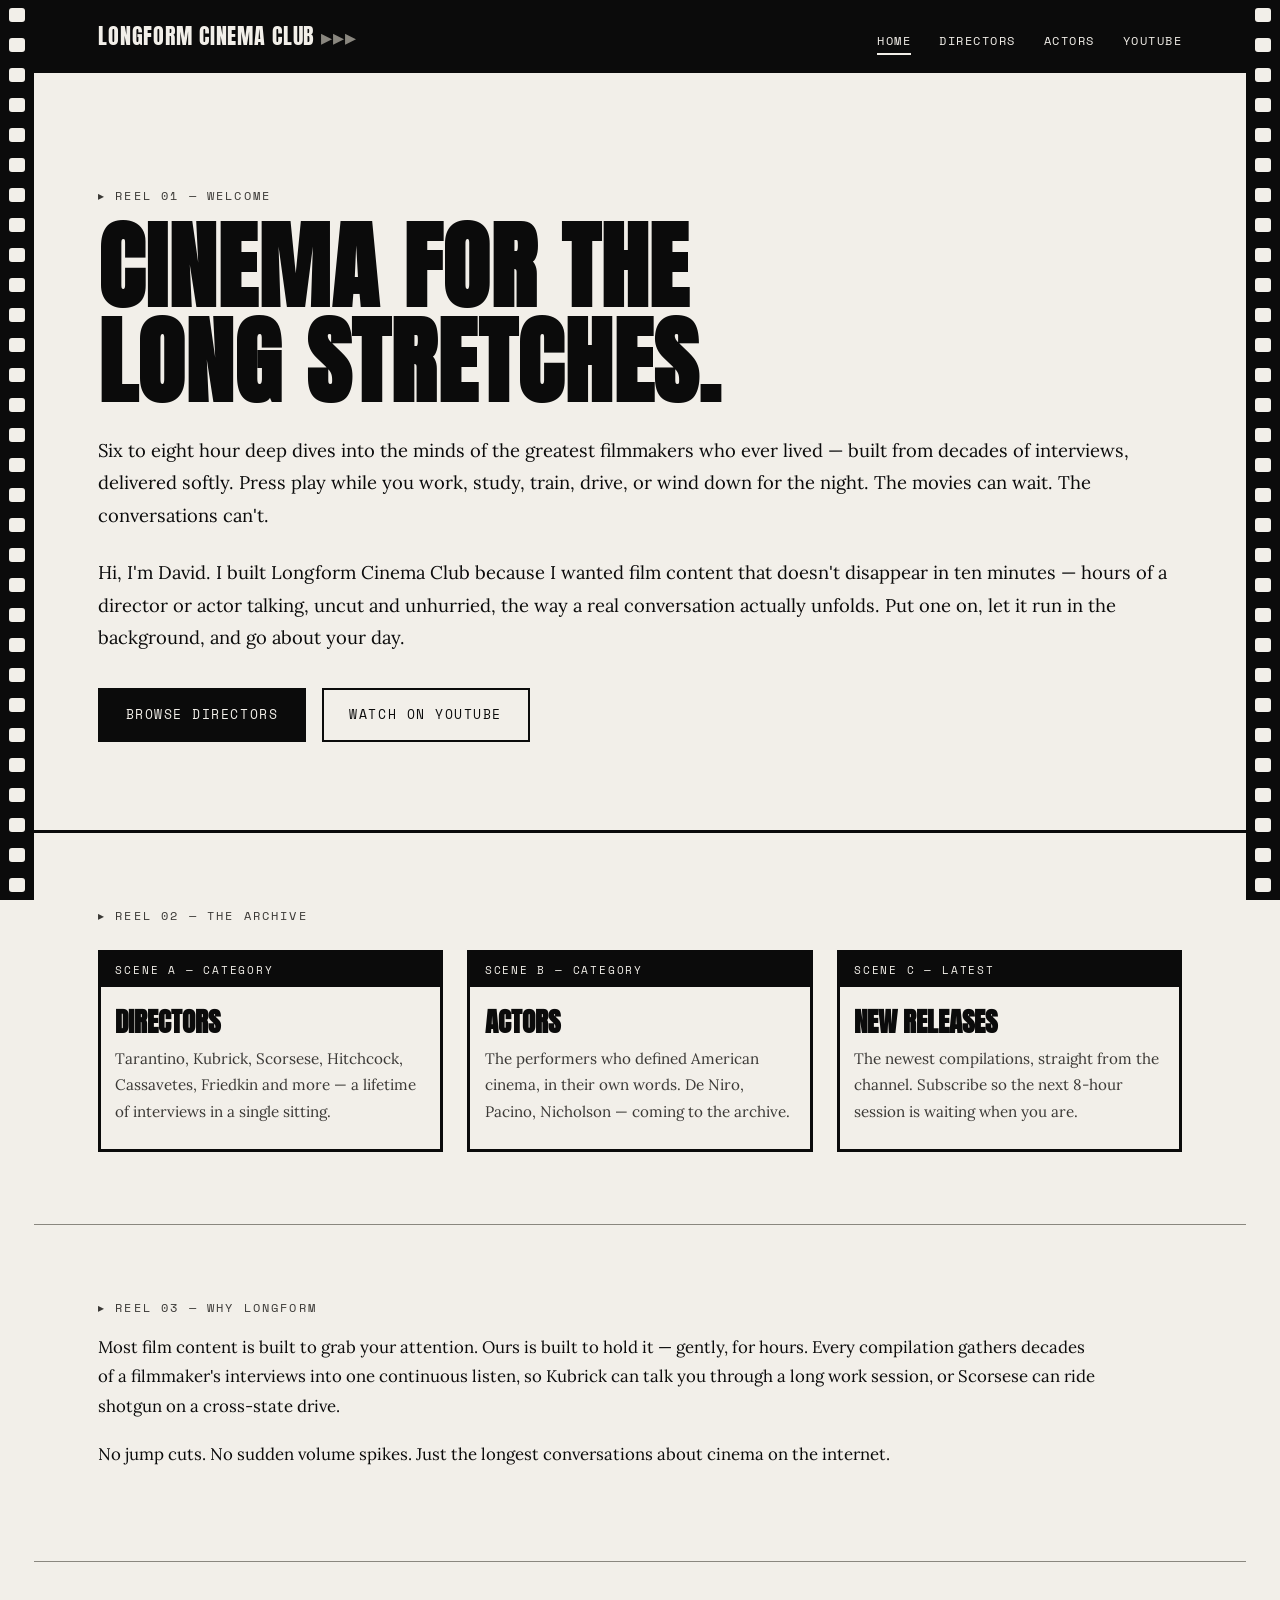
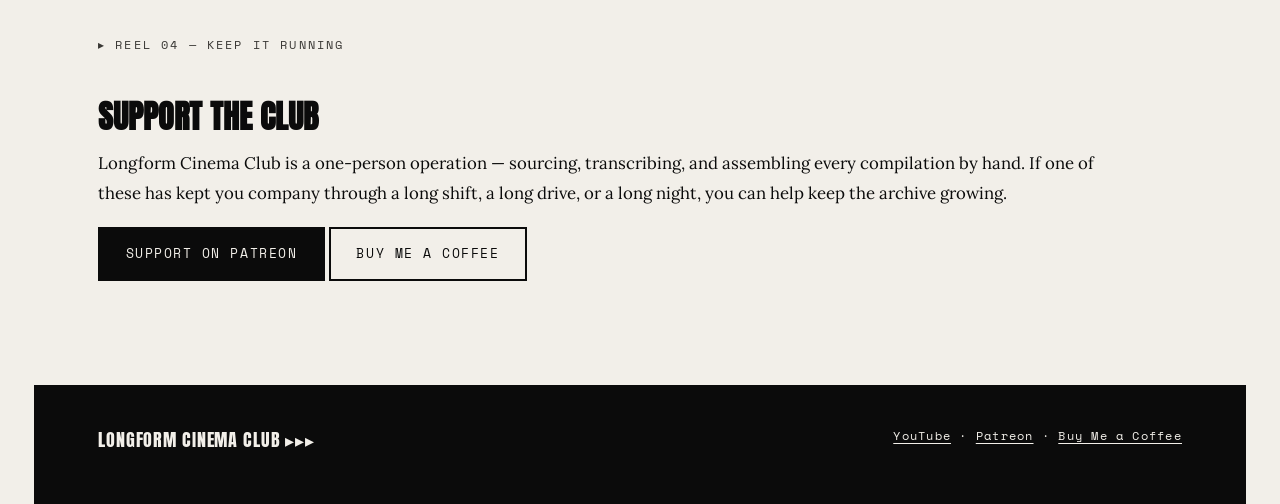
<file: index.html>
<!DOCTYPE html>
<html lang="en">
<head>
  <meta charset="UTF-8">
  <meta name="viewport" content="width=device-width, initial-scale=1.0">
  <title>Longform Cinema Club — 6+ Hour Director &amp; Actor Interviews to Work, Study &amp; Drive To</title>
  <meta name="description" content="Longform Cinema Club creates 6–8 hour compilations of film director and actor interviews — for background listening while you work, study, train, or drive.">
  <link rel="icon" type="image/svg+xml" href="/favicon.svg">
  <link rel="stylesheet" href="css/style.css">
</head>
<body>
  <div class="rail rail-left" aria-hidden="true"></div>
  <div class="rail rail-right" aria-hidden="true"></div>

  <header>
    <a class="wordmark" href="index.html">Longform Cinema Club <span>▸▸▸</span></a>
    <nav aria-label="Main">
      <a href="index.html" aria-current="page">Home</a>
      <a href="directors/index.html">Directors</a>
      <a href="actors/index.html">Actors</a>
      <a href="https://www.youtube.com/@longformcinemaclub">YouTube</a>
    </nav>
  </header>

  <main>
    <section class="hero">
      <span class="slate">Reel 01 — Welcome</span>
      <h1>Cinema for the long stretches.</h1>
      <p class="lede">Six to eight hour deep dives into the minds of the greatest filmmakers who ever lived — built from decades of interviews, delivered softly. Press play while you work, study, train, drive, or wind down for the night. The movies can wait. The conversations can't.</p>
      <p class="lede">Hi, I'm David. I built Longform Cinema Club because I wanted film content that doesn't disappear in ten minutes — hours of a director or actor talking, uncut and unhurried, the way a real conversation actually unfolds. Put one on, let it run in the background, and go about your day.</p>
      <div class="actions">
        <a class="btn solid" href="directors/index.html">Browse Directors</a>
        <a class="btn" href="https://www.youtube.com/@longformcinemaclub">Watch on YouTube</a>
      </div>
    </section>

    <section class="section">
      <span class="slate">Reel 02 — The Archive</span>
      <div class="frame-grid">
        <a class="frame" href="directors/index.html">
          <div class="frame-top">Scene A — Category</div>
          <div class="frame-body">
            <h3>Directors</h3>
            <p>Tarantino, Kubrick, Scorsese, Hitchcock, Cassavetes, Friedkin and more — a lifetime of interviews in a single sitting.</p>
          </div>
        </a>
        <a class="frame" href="actors/index.html">
          <div class="frame-top">Scene B — Category</div>
          <div class="frame-body">
            <h3>Actors</h3>
            <p>The performers who defined American cinema, in their own words. De Niro, Pacino, Nicholson — coming to the archive.</p>
          </div>
        </a>
        <a class="frame" href="https://www.youtube.com/@longformcinemaclub">
          <div class="frame-top">Scene C — Latest</div>
          <div class="frame-body">
            <h3>New Releases</h3>
            <p>The newest compilations, straight from the channel. Subscribe so the next 8-hour session is waiting when you are.</p>
          </div>
        </a>
      </div>
    </section>

    <section class="section">
      <span class="slate">Reel 03 — Why Longform</span>
      <div class="article" style="padding:0; max-width:100ch; margin:0;">
        <p>Most film content is built to grab your attention. Ours is built to hold it — gently, for hours. Every compilation gathers decades of a filmmaker's interviews into one continuous listen, so Kubrick can talk you through a long work session, or Scorsese can ride shotgun on a cross-state drive.</p>
        <p>No jump cuts. No sudden volume spikes. Just the longest conversations about cinema on the internet.</p>
      </div>
    </section>

    <section class="section">
      <span class="slate">Reel 04 — Keep It Running</span>
      <div class="article" style="padding:0; max-width:100ch; margin:0;">
        <h2>Support the Club</h2>
        <p>Longform Cinema Club is a one-person operation — sourcing, transcribing, and assembling every compilation by hand. If one of these has kept you company through a long shift, a long drive, or a long night, you can help keep the archive growing.</p>
        <div class="actions">
          <a class="btn solid" href="https://www.patreon.com/c/LongformCinemaClub">Support on Patreon</a>
          <a class="btn" href="https://buymeacoffee.com/reallysleepyknowledge">Buy Me a Coffee</a>
        </div>
      </div>
    </section>
  </main>

  <footer>
    <div class="foot-grid">
      <p class="tagline">Longform Cinema Club ▸▸▸</p>
      <p>
        <a href="https://www.youtube.com/@longformcinemaclub">YouTube</a> ·
        <a href="https://www.patreon.com/c/LongformCinemaClub">Patreon</a> ·
        <a href="https://buymeacoffee.com/reallysleepyknowledge">Buy Me a Coffee</a>
      </p>
    </div>
  </footer>
</body>
</html>
</file>
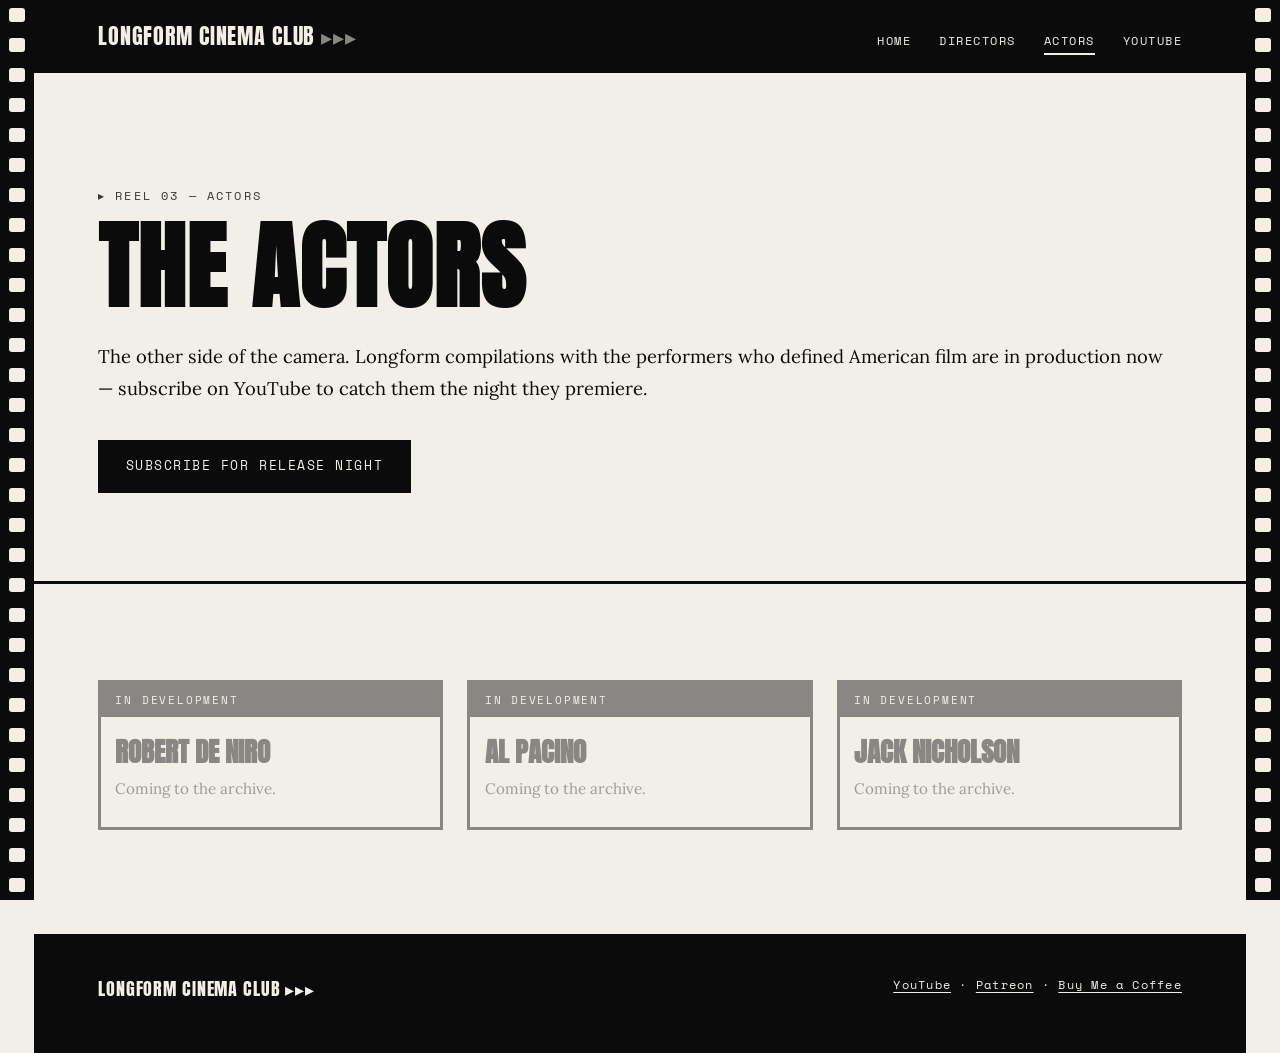
<file: actors/index.html>
<!DOCTYPE html>
<html lang="en">
<head>
  <meta charset="UTF-8">
  <meta name="viewport" content="width=device-width, initial-scale=1.0">
  <title>Actor Interviews — Longform Cinema Club</title>
  <meta name="description" content="Longform compilations of interviews with the greatest actors in cinema history — Robert De Niro, Al Pacino, Jack Nicholson and more. Coming soon to Longform Cinema Club.">
  <link rel="icon" type="image/svg+xml" href="/favicon.svg">
  <link rel="stylesheet" href="../css/style.css">
</head>
<body>
  <div class="rail rail-left" aria-hidden="true"></div>
  <div class="rail rail-right" aria-hidden="true"></div>

  <header>
    <a class="wordmark" href="../index.html">Longform Cinema Club <span>▸▸▸</span></a>
    <nav aria-label="Main">
      <a href="../index.html">Home</a>
      <a href="../directors/index.html">Directors</a>
      <a href="index.html" aria-current="page">Actors</a>
      <a href="https://www.youtube.com/@longformcinemaclub">YouTube</a>
    </nav>
  </header>

  <main>
    <section class="hero">
      <span class="slate">Reel 03 — Actors</span>
      <h1>The Actors</h1>
      <p class="lede">The other side of the camera. Longform compilations with the performers who defined American film are in production now — subscribe on YouTube to catch them the night they premiere.</p>
      <div class="actions">
        <a class="btn solid" href="https://www.youtube.com/@longformcinemaclub">Subscribe for Release Night</a>
      </div>
    </section>

    <section class="section">
      <div class="frame-grid">
        <div class="frame soon">
          <div class="frame-top">In Development</div>
          <div class="frame-body">
            <h3>Robert De Niro</h3>
            <p>Coming to the archive.</p>
          </div>
        </div>
        <div class="frame soon">
          <div class="frame-top">In Development</div>
          <div class="frame-body">
            <h3>Al Pacino</h3>
            <p>Coming to the archive.</p>
          </div>
        </div>
        <div class="frame soon">
          <div class="frame-top">In Development</div>
          <div class="frame-body">
            <h3>Jack Nicholson</h3>
            <p>Coming to the archive.</p>
          </div>
        </div>
      </div>
    </section>
  </main>

  <footer>
    <div class="foot-grid">
      <p class="tagline">Longform Cinema Club ▸▸▸</p>
      <p>
        <a href="https://www.youtube.com/@longformcinemaclub">YouTube</a> ·
        <a href="https://www.patreon.com/c/LongformCinemaClub">Patreon</a> ·
        <a href="https://buymeacoffee.com/reallysleepyknowledge">Buy Me a Coffee</a>
      </p>
    </div>
  </footer>
</body>
</html>
</file>
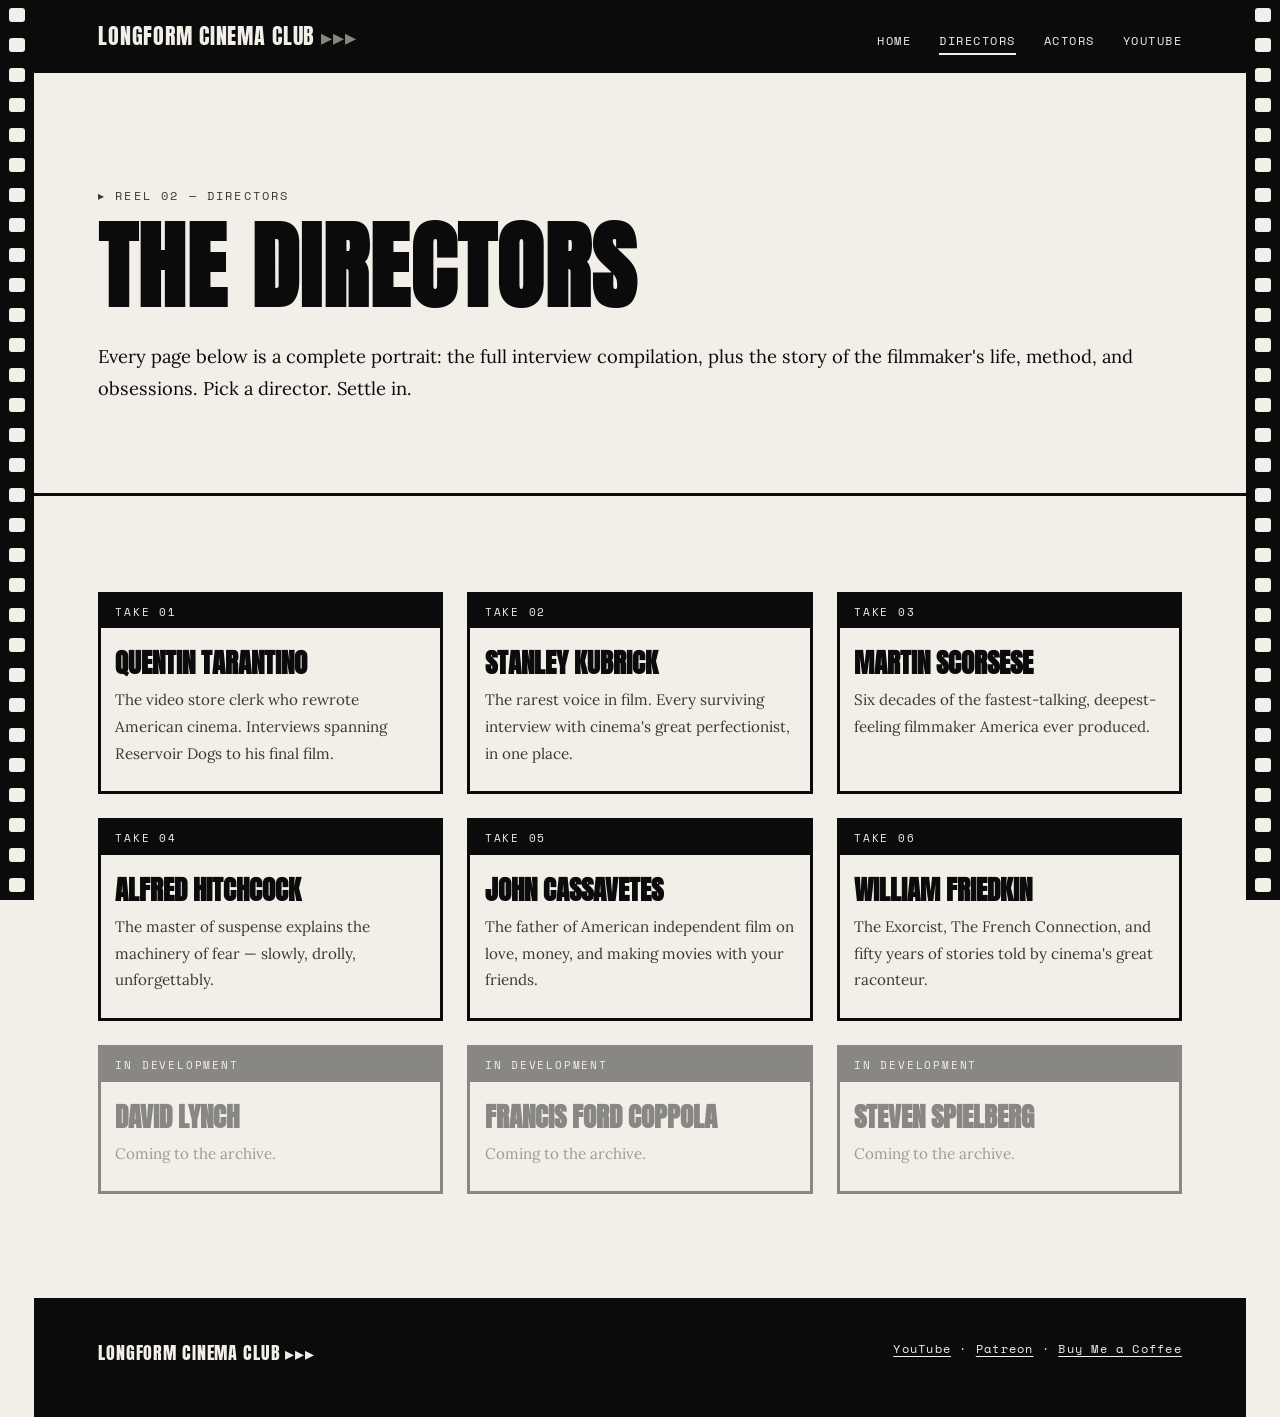
<file: directors/index.html>
<!DOCTYPE html>
<html lang="en">
<head>
  <meta charset="UTF-8">
  <meta name="viewport" content="width=device-width, initial-scale=1.0">
  <title>Film Director Interviews — Longform Cinema Club</title>
  <meta name="description" content="Browse 6–8 hour compilations of interviews with legendary film directors: Quentin Tarantino, Stanley Kubrick, Martin Scorsese, Alfred Hitchcock, John Cassavetes, William Friedkin and more.">
  <link rel="icon" type="image/svg+xml" href="/favicon.svg">
  <link rel="stylesheet" href="../css/style.css">
</head>
<body>
  <div class="rail rail-left" aria-hidden="true"></div>
  <div class="rail rail-right" aria-hidden="true"></div>

  <header>
    <a class="wordmark" href="../index.html">Longform Cinema Club <span>▸▸▸</span></a>
    <nav aria-label="Main">
      <a href="../index.html">Home</a>
      <a href="index.html" aria-current="page">Directors</a>
      <a href="../actors/index.html">Actors</a>
      <a href="https://www.youtube.com/@longformcinemaclub">YouTube</a>
    </nav>
  </header>

  <main>
    <section class="hero">
      <span class="slate">Reel 02 — Directors</span>
      <h1>The Directors</h1>
      <p class="lede">Every page below is a complete portrait: the full interview compilation, plus the story of the filmmaker's life, method, and obsessions. Pick a director. Settle in.</p>
    </section>

    <section class="section">
      <div class="frame-grid">
        <a class="frame" href="quentin-tarantino.html">
          <div class="frame-top">Take 01</div>
          <div class="frame-body">
            <h3>Quentin Tarantino</h3>
            <p>The video store clerk who rewrote American cinema. Interviews spanning Reservoir Dogs to his final film.</p>
          </div>
        </a>
        <a class="frame" href="stanley-kubrick.html">
          <div class="frame-top">Take 02</div>
          <div class="frame-body">
            <h3>Stanley Kubrick</h3>
            <p>The rarest voice in film. Every surviving interview with cinema's great perfectionist, in one place.</p>
          </div>
        </a>
        <a class="frame" href="martin-scorsese.html">
          <div class="frame-top">Take 03</div>
          <div class="frame-body">
            <h3>Martin Scorsese</h3>
            <p>Six decades of the fastest-talking, deepest-feeling filmmaker America ever produced.</p>
          </div>
        </a>
        <a class="frame" href="alfred-hitchcock.html">
          <div class="frame-top">Take 04</div>
          <div class="frame-body">
            <h3>Alfred Hitchcock</h3>
            <p>The master of suspense explains the machinery of fear — slowly, drolly, unforgettably.</p>
          </div>
        </a>
        <a class="frame" href="john-cassavetes.html">
          <div class="frame-top">Take 05</div>
          <div class="frame-body">
            <h3>John Cassavetes</h3>
            <p>The father of American independent film on love, money, and making movies with your friends.</p>
          </div>
        </a>
        <a class="frame" href="william-friedkin.html">
          <div class="frame-top">Take 06</div>
          <div class="frame-body">
            <h3>William Friedkin</h3>
            <p>The Exorcist, The French Connection, and fifty years of stories told by cinema's great raconteur.</p>
          </div>
        </a>
        <div class="frame soon">
          <div class="frame-top">In Development</div>
          <div class="frame-body">
            <h3>David Lynch</h3>
            <p>Coming to the archive.</p>
          </div>
        </div>
        <div class="frame soon">
          <div class="frame-top">In Development</div>
          <div class="frame-body">
            <h3>Francis Ford Coppola</h3>
            <p>Coming to the archive.</p>
          </div>
        </div>
        <div class="frame soon">
          <div class="frame-top">In Development</div>
          <div class="frame-body">
            <h3>Steven Spielberg</h3>
            <p>Coming to the archive.</p>
          </div>
        </div>
      </div>
    </section>
  </main>

  <footer>
    <div class="foot-grid">
      <p class="tagline">Longform Cinema Club ▸▸▸</p>
      <p>
        <a href="https://www.youtube.com/@longformcinemaclub">YouTube</a> ·
        <a href="https://www.patreon.com/c/LongformCinemaClub">Patreon</a> ·
        <a href="https://buymeacoffee.com/reallysleepyknowledge">Buy Me a Coffee</a>
      </p>
    </div>
  </footer>
</body>
</html>
</file>
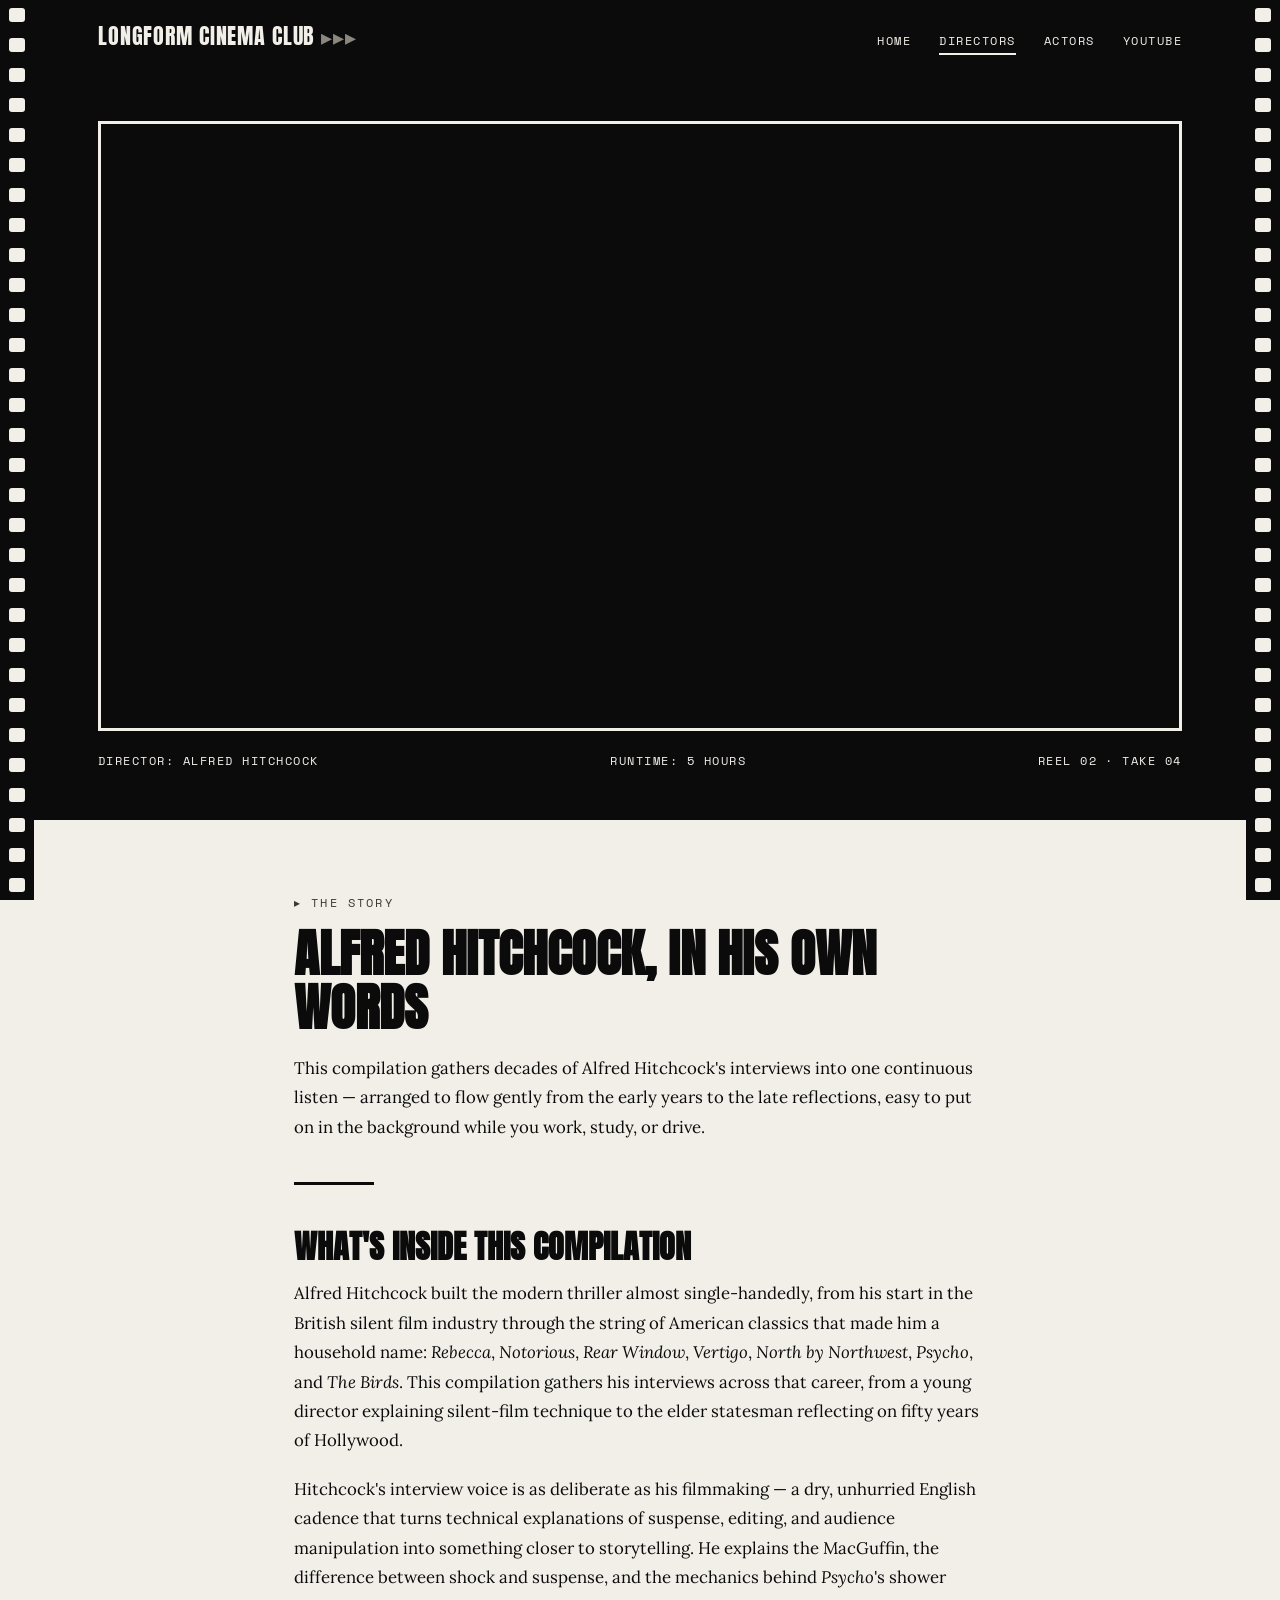
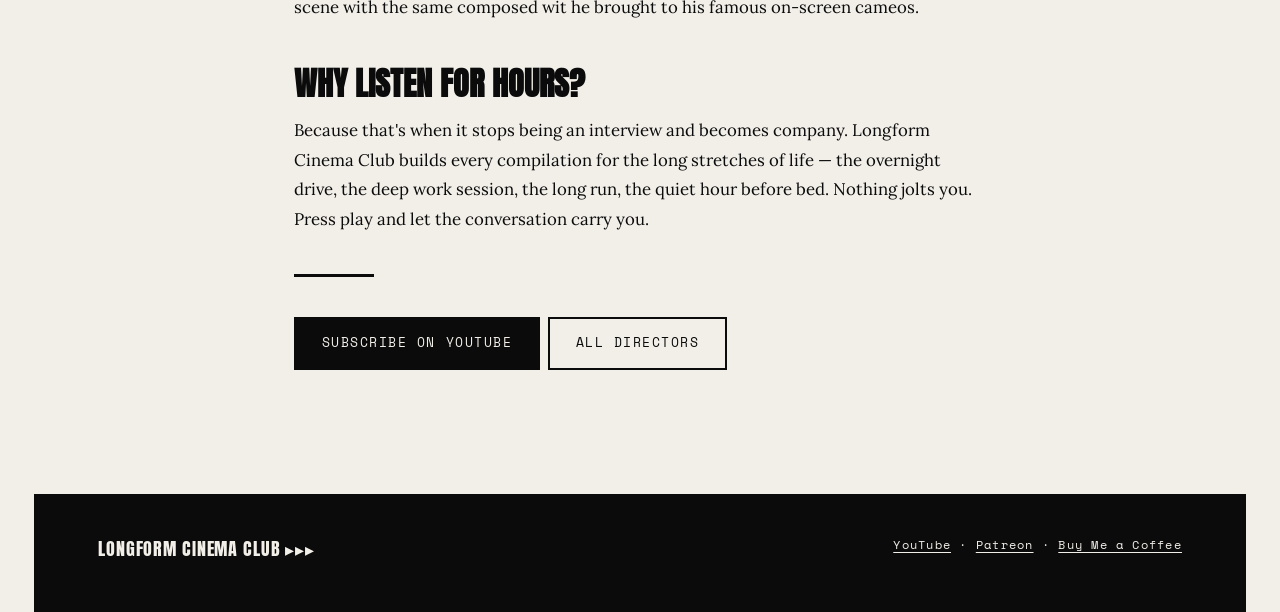
<file: directors/alfred-hitchcock.html>
<!DOCTYPE html>
<html lang="en">
<head>
  <meta charset="UTF-8">
  <meta name="viewport" content="width=device-width, initial-scale=1.0">
  <title>Alfred Hitchcock Interviews — 5 Hour Compilation | Longform Cinema Club</title>
  <meta name="description" content="5 hours of Alfred Hitchcock interviews on Psycho, Vertigo, Rear Window, and North by Northwest — for background listening while you work, study, train, or drive.">
  <script type="application/ld+json">
  {
    "@context": "https://schema.org",
    "@type": "VideoObject",
    "name": "Alfred Hitchcock Interviews — 5 Hour Compilation",
    "description": "A longform compilation of Alfred Hitchcock interviews for background listening while you work, study, or drive.",
    "embedUrl": "https://www.youtube.com/embed/YOAHBuxnkYw",
    "uploadDate": "2025-10-30"
  }
  </script>
  <link rel="icon" type="image/svg+xml" href="/favicon.svg">
  <link rel="stylesheet" href="../css/style.css">
</head>
<body>
  <div class="rail rail-left" aria-hidden="true"></div>
  <div class="rail rail-right" aria-hidden="true"></div>

  <header>
    <a class="wordmark" href="../index.html">Longform Cinema Club <span>▸▸▸</span></a>
    <nav aria-label="Main">
      <a href="../index.html">Home</a>
      <a href="index.html" aria-current="page">Directors</a>
      <a href="../actors/index.html">Actors</a>
      <a href="https://www.youtube.com/@longformcinemaclub">YouTube</a>
    </nav>
  </header>

  <main>
    <div class="video-wrap">
      <div class="video-frame">
        <iframe
          src="https://www.youtube-nocookie.com/embed/YOAHBuxnkYw"
          title="Alfred Hitchcock Interviews — 8 Hour Compilation"
          allow="accelerometer; autoplay; clipboard-write; encrypted-media; gyroscope; picture-in-picture"
          allowfullscreen loading="lazy"></iframe>
      </div>
      <div class="video-meta">
        <span>Director: Alfred Hitchcock</span>
        <span>Runtime: 5 Hours</span>
        <span>Reel 02 · Take 04</span>
      </div>
    </div>

    <article class="article">
      <span class="slate">The Story</span>
      <h1>Alfred Hitchcock, In His Own Words</h1>

      <p>This compilation gathers decades of Alfred Hitchcock's interviews into one continuous listen — arranged to flow gently from the early years to the late reflections, easy to put on in the background while you work, study, or drive.</p>

      <hr class="divider">

      <h2>What's Inside This Compilation</h2>
      <p>Alfred Hitchcock built the modern thriller almost single-handedly, from his start in the British silent film industry through the string of American classics that made him a household name: <em>Rebecca</em>, <em>Notorious</em>, <em>Rear Window</em>, <em>Vertigo</em>, <em>North by Northwest</em>, <em>Psycho</em>, and <em>The Birds</em>. This compilation gathers his interviews across that career, from a young director explaining silent-film technique to the elder statesman reflecting on fifty years of Hollywood.</p>
      <p>Hitchcock's interview voice is as deliberate as his filmmaking — a dry, unhurried English cadence that turns technical explanations of suspense, editing, and audience manipulation into something closer to storytelling. He explains the MacGuffin, the difference between shock and suspense, and the mechanics behind <em>Psycho</em>'s shower scene with the same composed wit he brought to his famous on-screen cameos.</p>

      <h2>Why Listen for Hours?</h2>
      <p>Because that's when it stops being an interview and becomes company. Longform Cinema Club builds every compilation for the long stretches of life — the overnight drive, the deep work session, the long run, the quiet hour before bed. Nothing jolts you. Press play and let the conversation carry you.</p>

      <hr class="divider">

      <p><a class="btn solid" href="https://www.youtube.com/@longformcinemaclub">Subscribe on YouTube</a>&nbsp;&nbsp;<a class="btn" href="index.html">All Directors</a></p>
    </article>
  </main>

  <footer>
    <div class="foot-grid">
      <p class="tagline">Longform Cinema Club ▸▸▸</p>
      <p>
        <a href="https://www.youtube.com/@longformcinemaclub">YouTube</a> ·
        <a href="https://www.patreon.com/c/LongformCinemaClub">Patreon</a> ·
        <a href="https://buymeacoffee.com/reallysleepyknowledge">Buy Me a Coffee</a>
      </p>
    </div>
  </footer>
</body>
</html>
</file>
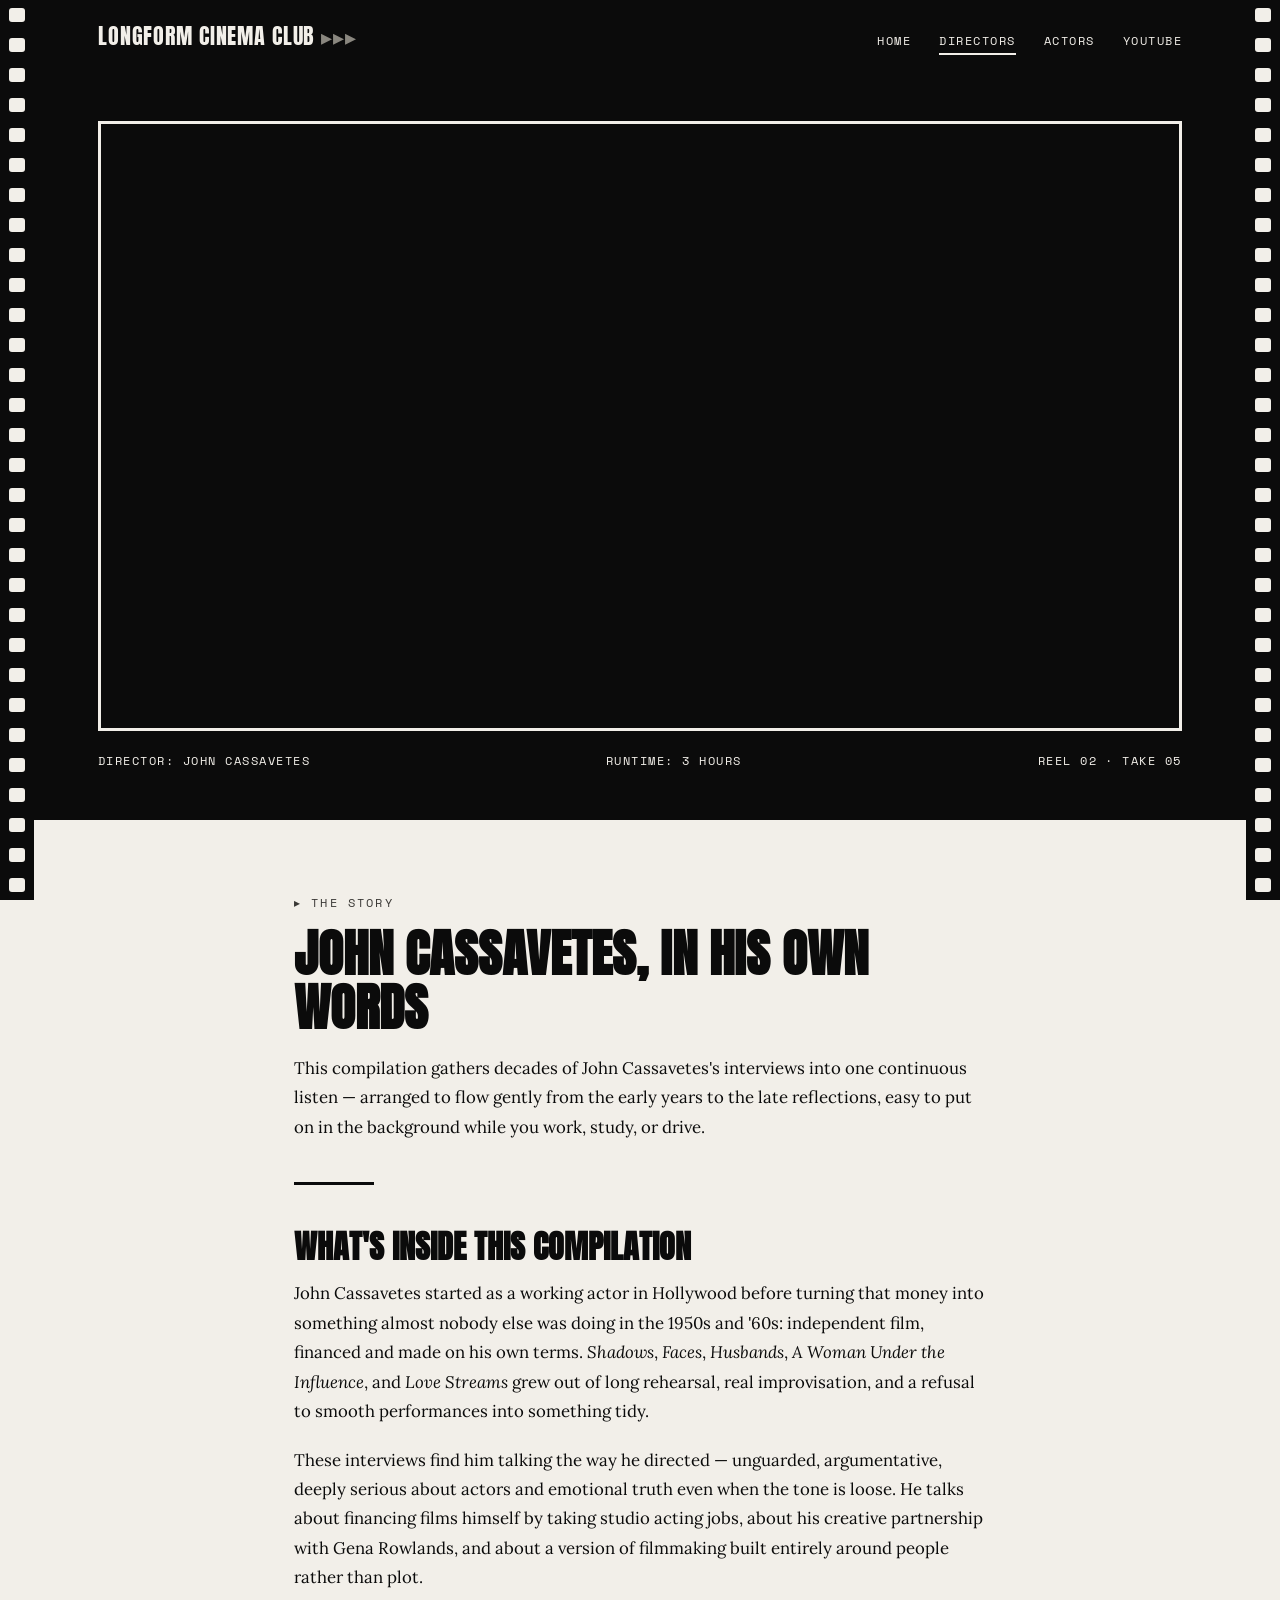
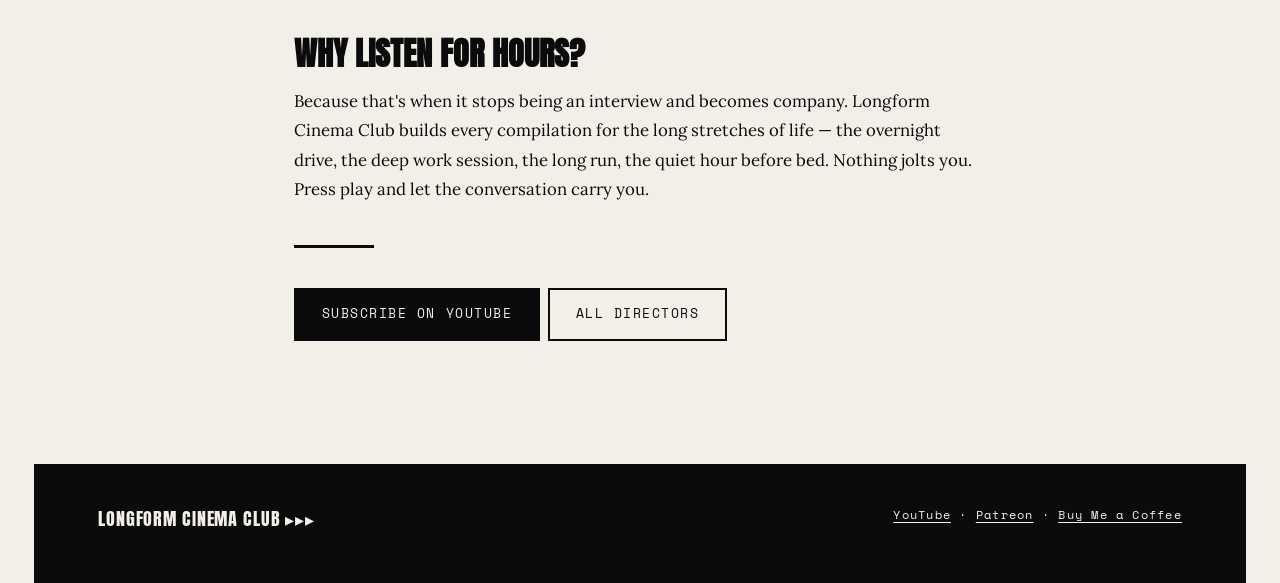
<file: directors/john-cassavetes.html>
<!DOCTYPE html>
<html lang="en">
<head>
  <meta charset="UTF-8">
  <meta name="viewport" content="width=device-width, initial-scale=1.0">
  <title>John Cassavetes Interviews — 3 Hour Compilation | Longform Cinema Club</title>
  <meta name="description" content="3 hours of John Cassavetes interviews on Shadows, Faces, and A Woman Under the Influence — for background listening while you work, study, train, or drive.">
  <script type="application/ld+json">
  {
    "@context": "https://schema.org",
    "@type": "VideoObject",
    "name": "John Cassavetes Interviews — 3 Hour Compilation",
    "description": "A longform compilation of John Cassavetes interviews for background listening while you work, study, or drive.",
    "embedUrl": "https://www.youtube.com/embed/7asU6hkTRQk",
    "uploadDate": "2025-11-04"
  }
  </script>
  <link rel="icon" type="image/svg+xml" href="/favicon.svg">
  <link rel="stylesheet" href="../css/style.css">
</head>
<body>
  <div class="rail rail-left" aria-hidden="true"></div>
  <div class="rail rail-right" aria-hidden="true"></div>

  <header>
    <a class="wordmark" href="../index.html">Longform Cinema Club <span>▸▸▸</span></a>
    <nav aria-label="Main">
      <a href="../index.html">Home</a>
      <a href="index.html" aria-current="page">Directors</a>
      <a href="../actors/index.html">Actors</a>
      <a href="https://www.youtube.com/@longformcinemaclub">YouTube</a>
    </nav>
  </header>

  <main>
    <div class="video-wrap">
      <div class="video-frame">
        <iframe
          src="https://www.youtube-nocookie.com/embed/7asU6hkTRQk"
          title="John Cassavetes Interviews — 8 Hour Compilation"
          allow="accelerometer; autoplay; clipboard-write; encrypted-media; gyroscope; picture-in-picture"
          allowfullscreen loading="lazy"></iframe>
      </div>
      <div class="video-meta">
        <span>Director: John Cassavetes</span>
        <span>Runtime: 3 Hours</span>
        <span>Reel 02 · Take 05</span>
      </div>
    </div>

    <article class="article">
      <span class="slate">The Story</span>
      <h1>John Cassavetes, In His Own Words</h1>

      <p>This compilation gathers decades of John Cassavetes's interviews into one continuous listen — arranged to flow gently from the early years to the late reflections, easy to put on in the background while you work, study, or drive.</p>

      <hr class="divider">

      <h2>What's Inside This Compilation</h2>
      <p>John Cassavetes started as a working actor in Hollywood before turning that money into something almost nobody else was doing in the 1950s and '60s: independent film, financed and made on his own terms. <em>Shadows</em>, <em>Faces</em>, <em>Husbands</em>, <em>A Woman Under the Influence</em>, and <em>Love Streams</em> grew out of long rehearsal, real improvisation, and a refusal to smooth performances into something tidy.</p>
      <p>These interviews find him talking the way he directed — unguarded, argumentative, deeply serious about actors and emotional truth even when the tone is loose. He talks about financing films himself by taking studio acting jobs, about his creative partnership with Gena Rowlands, and about a version of filmmaking built entirely around people rather than plot.</p>

      <h2>Why Listen for Hours?</h2>
      <p>Because that's when it stops being an interview and becomes company. Longform Cinema Club builds every compilation for the long stretches of life — the overnight drive, the deep work session, the long run, the quiet hour before bed. Nothing jolts you. Press play and let the conversation carry you.</p>

      <hr class="divider">

      <p><a class="btn solid" href="https://www.youtube.com/@longformcinemaclub">Subscribe on YouTube</a>&nbsp;&nbsp;<a class="btn" href="index.html">All Directors</a></p>
    </article>
  </main>

  <footer>
    <div class="foot-grid">
      <p class="tagline">Longform Cinema Club ▸▸▸</p>
      <p>
        <a href="https://www.youtube.com/@longformcinemaclub">YouTube</a> ·
        <a href="https://www.patreon.com/c/LongformCinemaClub">Patreon</a> ·
        <a href="https://buymeacoffee.com/reallysleepyknowledge">Buy Me a Coffee</a>
      </p>
    </div>
  </footer>
</body>
</html>
</file>
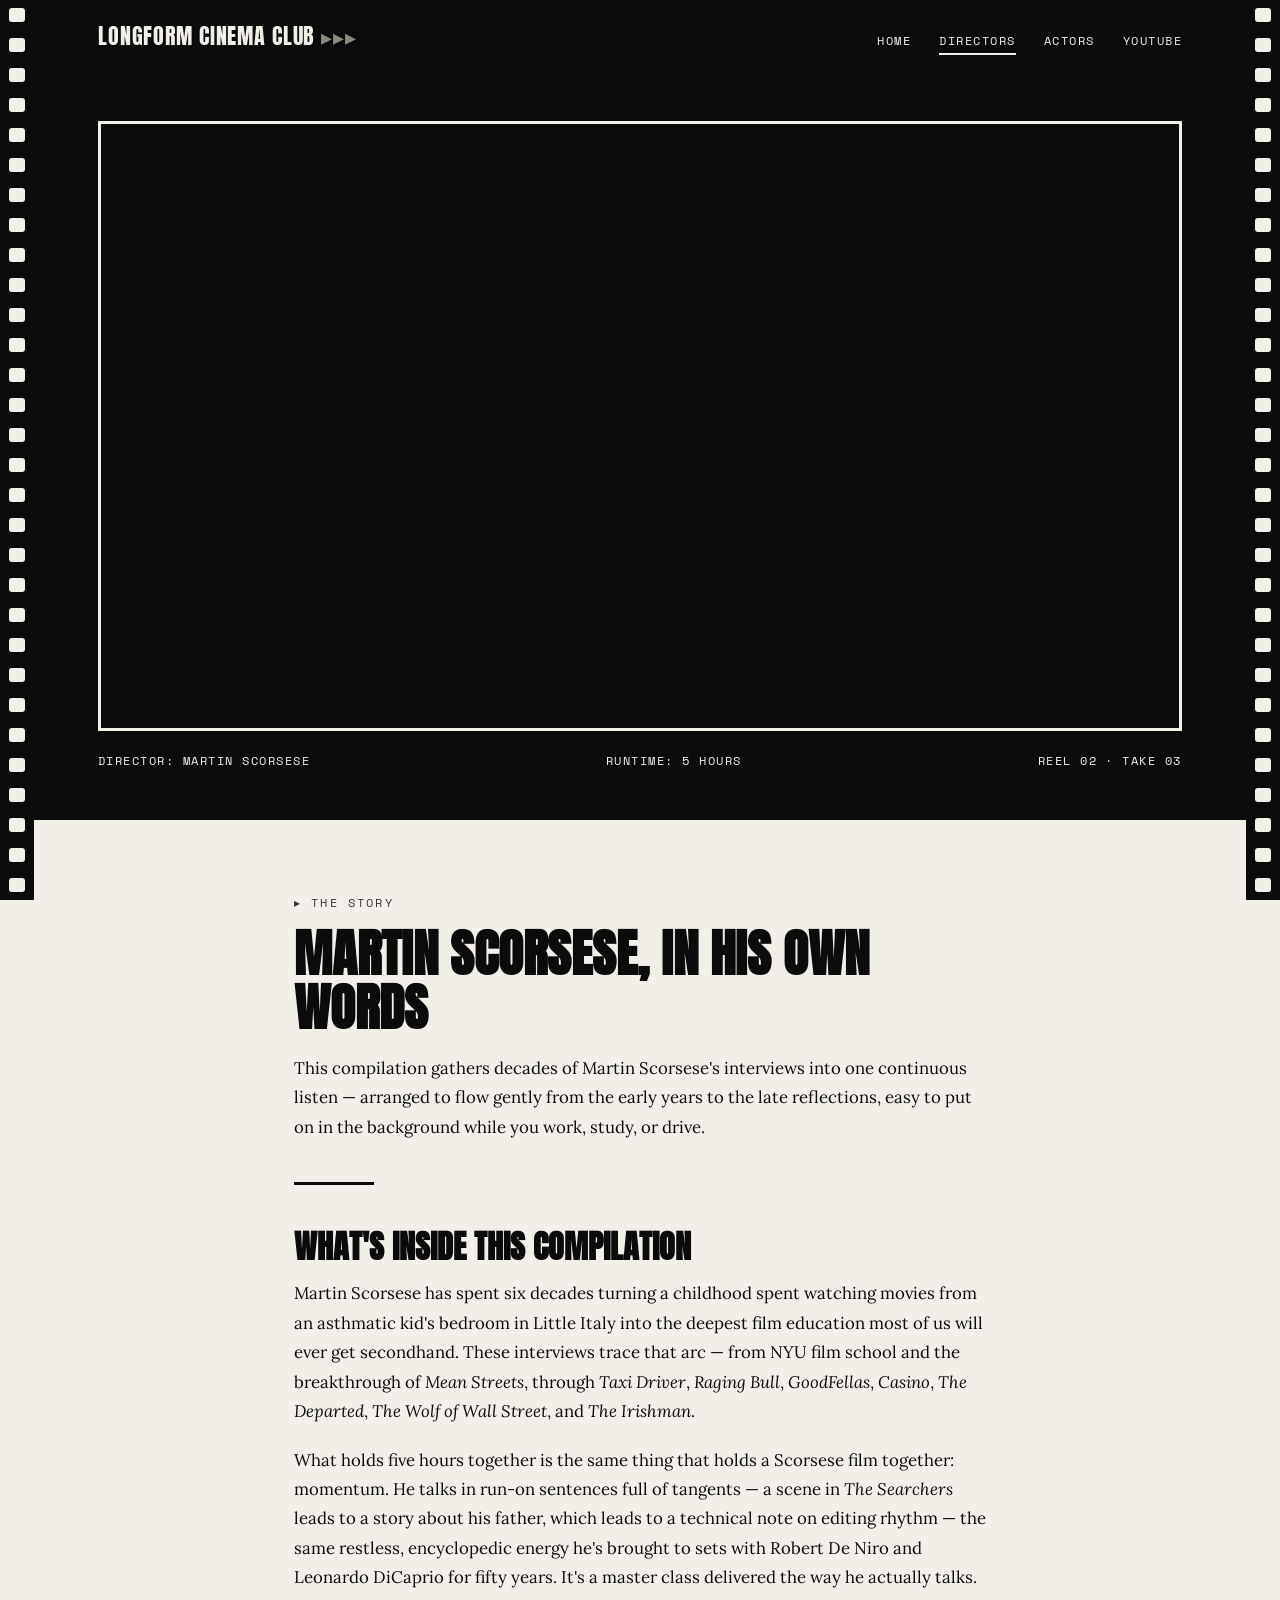
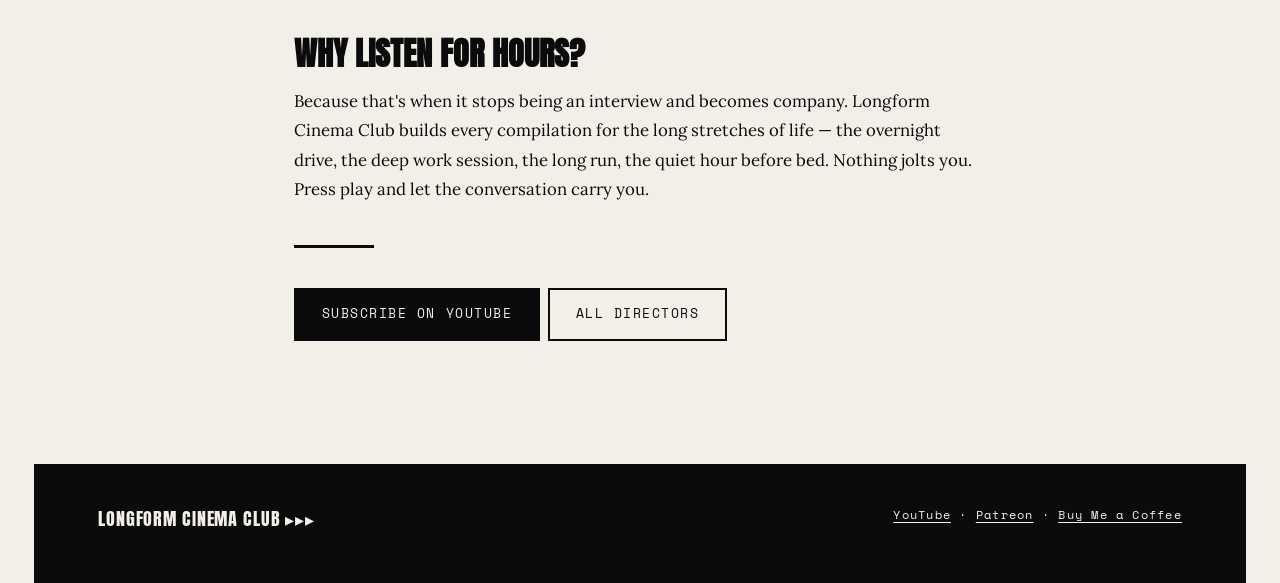
<file: directors/martin-scorsese.html>
<!DOCTYPE html>
<html lang="en">
<head>
  <meta charset="UTF-8">
  <meta name="viewport" content="width=device-width, initial-scale=1.0">
  <title>Martin Scorsese Interviews — 5 Hour Compilation | Longform Cinema Club</title>
  <meta name="description" content="5 hours of Martin Scorsese interviews on Mean Streets, Taxi Driver, GoodFellas, and The Departed — for background listening while you work, study, train, or drive.">
  <script type="application/ld+json">
  {
    "@context": "https://schema.org",
    "@type": "VideoObject",
    "name": "Martin Scorsese Interviews — 5 Hour Compilation",
    "description": "A longform compilation of Martin Scorsese interviews for background listening while you work, study, or drive.",
    "embedUrl": "https://www.youtube.com/embed/OUDWvg8Uohg",
    "uploadDate": "2025-10-31"
  }
  </script>
  <link rel="icon" type="image/svg+xml" href="/favicon.svg">
  <link rel="stylesheet" href="../css/style.css">
</head>
<body>
  <div class="rail rail-left" aria-hidden="true"></div>
  <div class="rail rail-right" aria-hidden="true"></div>

  <header>
    <a class="wordmark" href="../index.html">Longform Cinema Club <span>▸▸▸</span></a>
    <nav aria-label="Main">
      <a href="../index.html">Home</a>
      <a href="index.html" aria-current="page">Directors</a>
      <a href="../actors/index.html">Actors</a>
      <a href="https://www.youtube.com/@longformcinemaclub">YouTube</a>
    </nav>
  </header>

  <main>
    <div class="video-wrap">
      <div class="video-frame">
        <iframe
          src="https://www.youtube-nocookie.com/embed/OUDWvg8Uohg"
          title="Martin Scorsese Interviews — 8 Hour Compilation"
          allow="accelerometer; autoplay; clipboard-write; encrypted-media; gyroscope; picture-in-picture"
          allowfullscreen loading="lazy"></iframe>
      </div>
      <div class="video-meta">
        <span>Director: Martin Scorsese</span>
        <span>Runtime: 5 Hours</span>
        <span>Reel 02 · Take 03</span>
      </div>
    </div>

    <article class="article">
      <span class="slate">The Story</span>
      <h1>Martin Scorsese, In His Own Words</h1>

      <p>This compilation gathers decades of Martin Scorsese's interviews into one continuous listen — arranged to flow gently from the early years to the late reflections, easy to put on in the background while you work, study, or drive.</p>

      <hr class="divider">

      <h2>What's Inside This Compilation</h2>
      <p>Martin Scorsese has spent six decades turning a childhood spent watching movies from an asthmatic kid's bedroom in Little Italy into the deepest film education most of us will ever get secondhand. These interviews trace that arc — from NYU film school and the breakthrough of <em>Mean Streets</em>, through <em>Taxi Driver</em>, <em>Raging Bull</em>, <em>GoodFellas</em>, <em>Casino</em>, <em>The Departed</em>, <em>The Wolf of Wall Street</em>, and <em>The Irishman</em>.</p>
      <p>What holds five hours together is the same thing that holds a Scorsese film together: momentum. He talks in run-on sentences full of tangents — a scene in <em>The Searchers</em> leads to a story about his father, which leads to a technical note on editing rhythm — the same restless, encyclopedic energy he's brought to sets with Robert De Niro and Leonardo DiCaprio for fifty years. It's a master class delivered the way he actually talks.</p>

      <h2>Why Listen for Hours?</h2>
      <p>Because that's when it stops being an interview and becomes company. Longform Cinema Club builds every compilation for the long stretches of life — the overnight drive, the deep work session, the long run, the quiet hour before bed. Nothing jolts you. Press play and let the conversation carry you.</p>

      <hr class="divider">

      <p><a class="btn solid" href="https://www.youtube.com/@longformcinemaclub">Subscribe on YouTube</a>&nbsp;&nbsp;<a class="btn" href="index.html">All Directors</a></p>
    </article>
  </main>

  <footer>
    <div class="foot-grid">
      <p class="tagline">Longform Cinema Club ▸▸▸</p>
      <p>
        <a href="https://www.youtube.com/@longformcinemaclub">YouTube</a> ·
        <a href="https://www.patreon.com/c/LongformCinemaClub">Patreon</a> ·
        <a href="https://buymeacoffee.com/reallysleepyknowledge">Buy Me a Coffee</a>
      </p>
    </div>
  </footer>
</body>
</html>
</file>
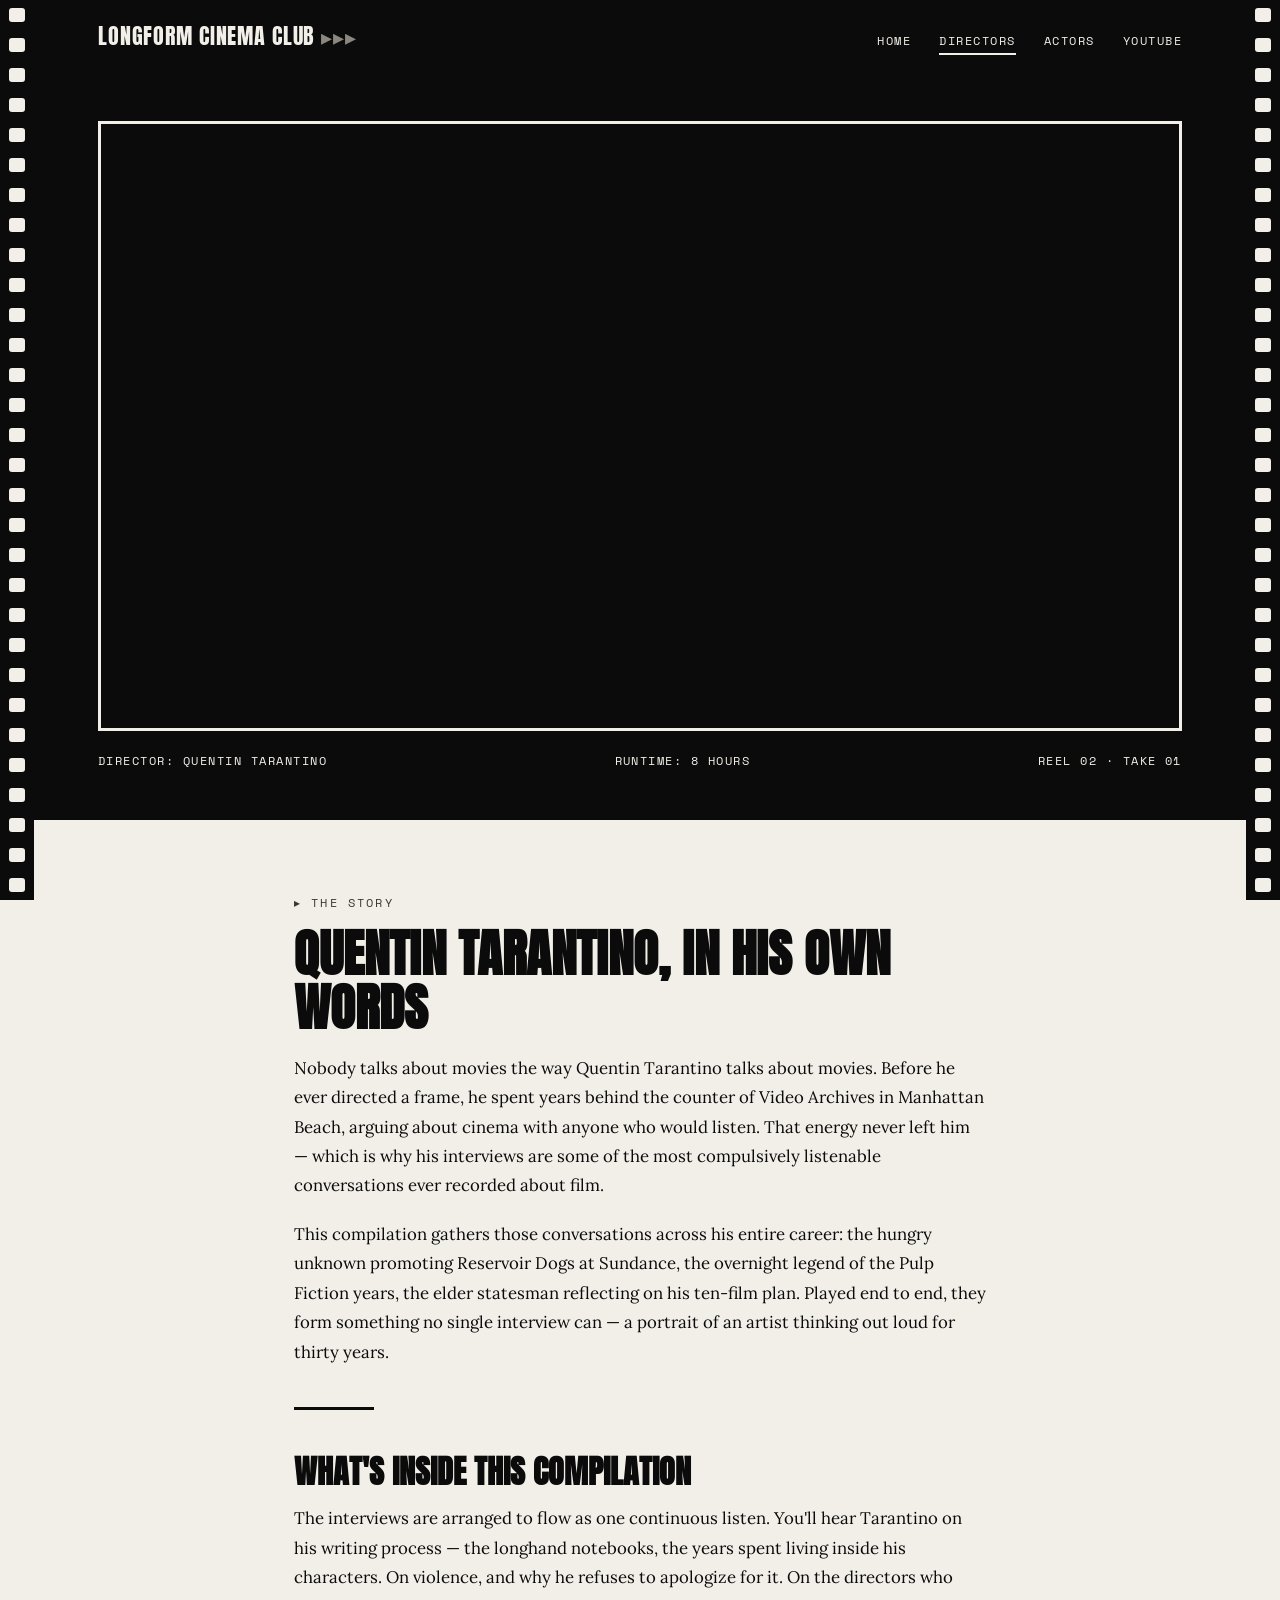
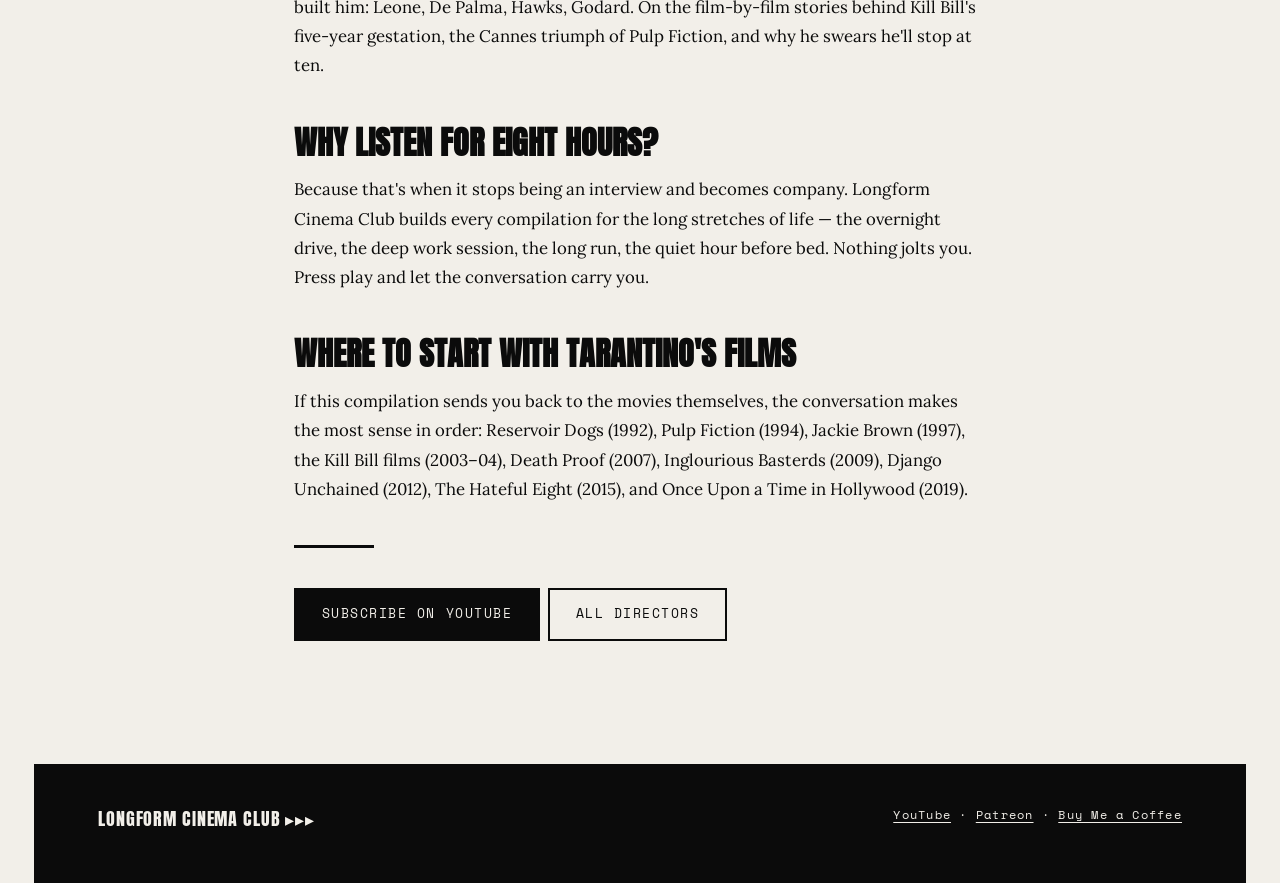
<file: directors/quentin-tarantino.html>
<!DOCTYPE html>
<html lang="en">
<head>
  <meta charset="UTF-8">
  <meta name="viewport" content="width=device-width, initial-scale=1.0">
  <title>Quentin Tarantino Interviews — 8 Hour Compilation | Longform Cinema Club</title>
  <meta name="description" content="8 hours of Quentin Tarantino interviews spanning Reservoir Dogs to his final film — for background listening while you work, study, train, or drive.">
  <script type="application/ld+json">
  {
    "@context": "https://schema.org",
    "@type": "VideoObject",
    "name": "Quentin Tarantino Interviews — 8 Hour Compilation",
    "description": "A longform compilation of Quentin Tarantino interviews for sleep, study, and long drives.",
    "embedUrl": "https://www.youtube.com/embed/OPnJldoH9XI",
    "uploadDate": "2025-10-29"
  }
  </script>
  <link rel="icon" type="image/svg+xml" href="/favicon.svg">
  <link rel="stylesheet" href="../css/style.css">
</head>
<body>
  <div class="rail rail-left" aria-hidden="true"></div>
  <div class="rail rail-right" aria-hidden="true"></div>

  <header>
    <a class="wordmark" href="../index.html">Longform Cinema Club <span>▸▸▸</span></a>
    <nav aria-label="Main">
      <a href="../index.html">Home</a>
      <a href="index.html" aria-current="page">Directors</a>
      <a href="../actors/index.html">Actors</a>
      <a href="https://www.youtube.com/@longformcinemaclub">YouTube</a>
    </nav>
  </header>

  <main>
    <div class="video-wrap">
      <div class="video-frame">
        <iframe
          src="https://www.youtube-nocookie.com/embed/OPnJldoH9XI"
          title="Quentin Tarantino Interviews — 8 Hour Compilation"
          allow="accelerometer; autoplay; clipboard-write; encrypted-media; gyroscope; picture-in-picture"
          allowfullscreen loading="lazy"></iframe>
      </div>
      <div class="video-meta">
        <span>Director: Quentin Tarantino</span>
        <span>Runtime: 8 Hours</span>
        <span>Reel 02 · Take 01</span>
      </div>
    </div>

    <article class="article">
      <span class="slate">The Story</span>
      <h1>Quentin Tarantino, In His Own Words</h1>

      <p>Nobody talks about movies the way Quentin Tarantino talks about movies. Before he ever directed a frame, he spent years behind the counter of Video Archives in Manhattan Beach, arguing about cinema with anyone who would listen. That energy never left him — which is why his interviews are some of the most compulsively listenable conversations ever recorded about film.</p>

      <p>This compilation gathers those conversations across his entire career: the hungry unknown promoting Reservoir Dogs at Sundance, the overnight legend of the Pulp Fiction years, the elder statesman reflecting on his ten-film plan. Played end to end, they form something no single interview can — a portrait of an artist thinking out loud for thirty years.</p>

      <hr class="divider">

      <h2>What's Inside This Compilation</h2>
      <p>The interviews are arranged to flow as one continuous listen. You'll hear Tarantino on his writing process — the longhand notebooks, the years spent living inside his characters. On violence, and why he refuses to apologize for it. On the directors who built him: Leone, De Palma, Hawks, Godard. On the film-by-film stories behind Kill Bill's five-year gestation, the Cannes triumph of Pulp Fiction, and why he swears he'll stop at ten.</p>

      <h2>Why Listen for Eight Hours?</h2>
      <p>Because that's when it stops being an interview and becomes company. Longform Cinema Club builds every compilation for the long stretches of life — the overnight drive, the deep work session, the long run, the quiet hour before bed. Nothing jolts you. Press play and let the conversation carry you.</p>

      <h2>Where to Start With Tarantino's Films</h2>
      <p>If this compilation sends you back to the movies themselves, the conversation makes the most sense in order: Reservoir Dogs (1992), Pulp Fiction (1994), Jackie Brown (1997), the Kill Bill films (2003–04), Death Proof (2007), Inglourious Basterds (2009), Django Unchained (2012), The Hateful Eight (2015), and Once Upon a Time in Hollywood (2019).</p>

      <hr class="divider">

      <p><a class="btn solid" href="https://www.youtube.com/@longformcinemaclub">Subscribe on YouTube</a>&nbsp;&nbsp;<a class="btn" href="index.html">All Directors</a></p>
    </article>
  </main>

  <footer>
    <div class="foot-grid">
      <p class="tagline">Longform Cinema Club ▸▸▸</p>
      <p>
        <a href="https://www.youtube.com/@longformcinemaclub">YouTube</a> ·
        <a href="https://www.patreon.com/c/LongformCinemaClub">Patreon</a> ·
        <a href="https://buymeacoffee.com/reallysleepyknowledge">Buy Me a Coffee</a>
      </p>
    </div>
  </footer>
</body>
</html>
</file>
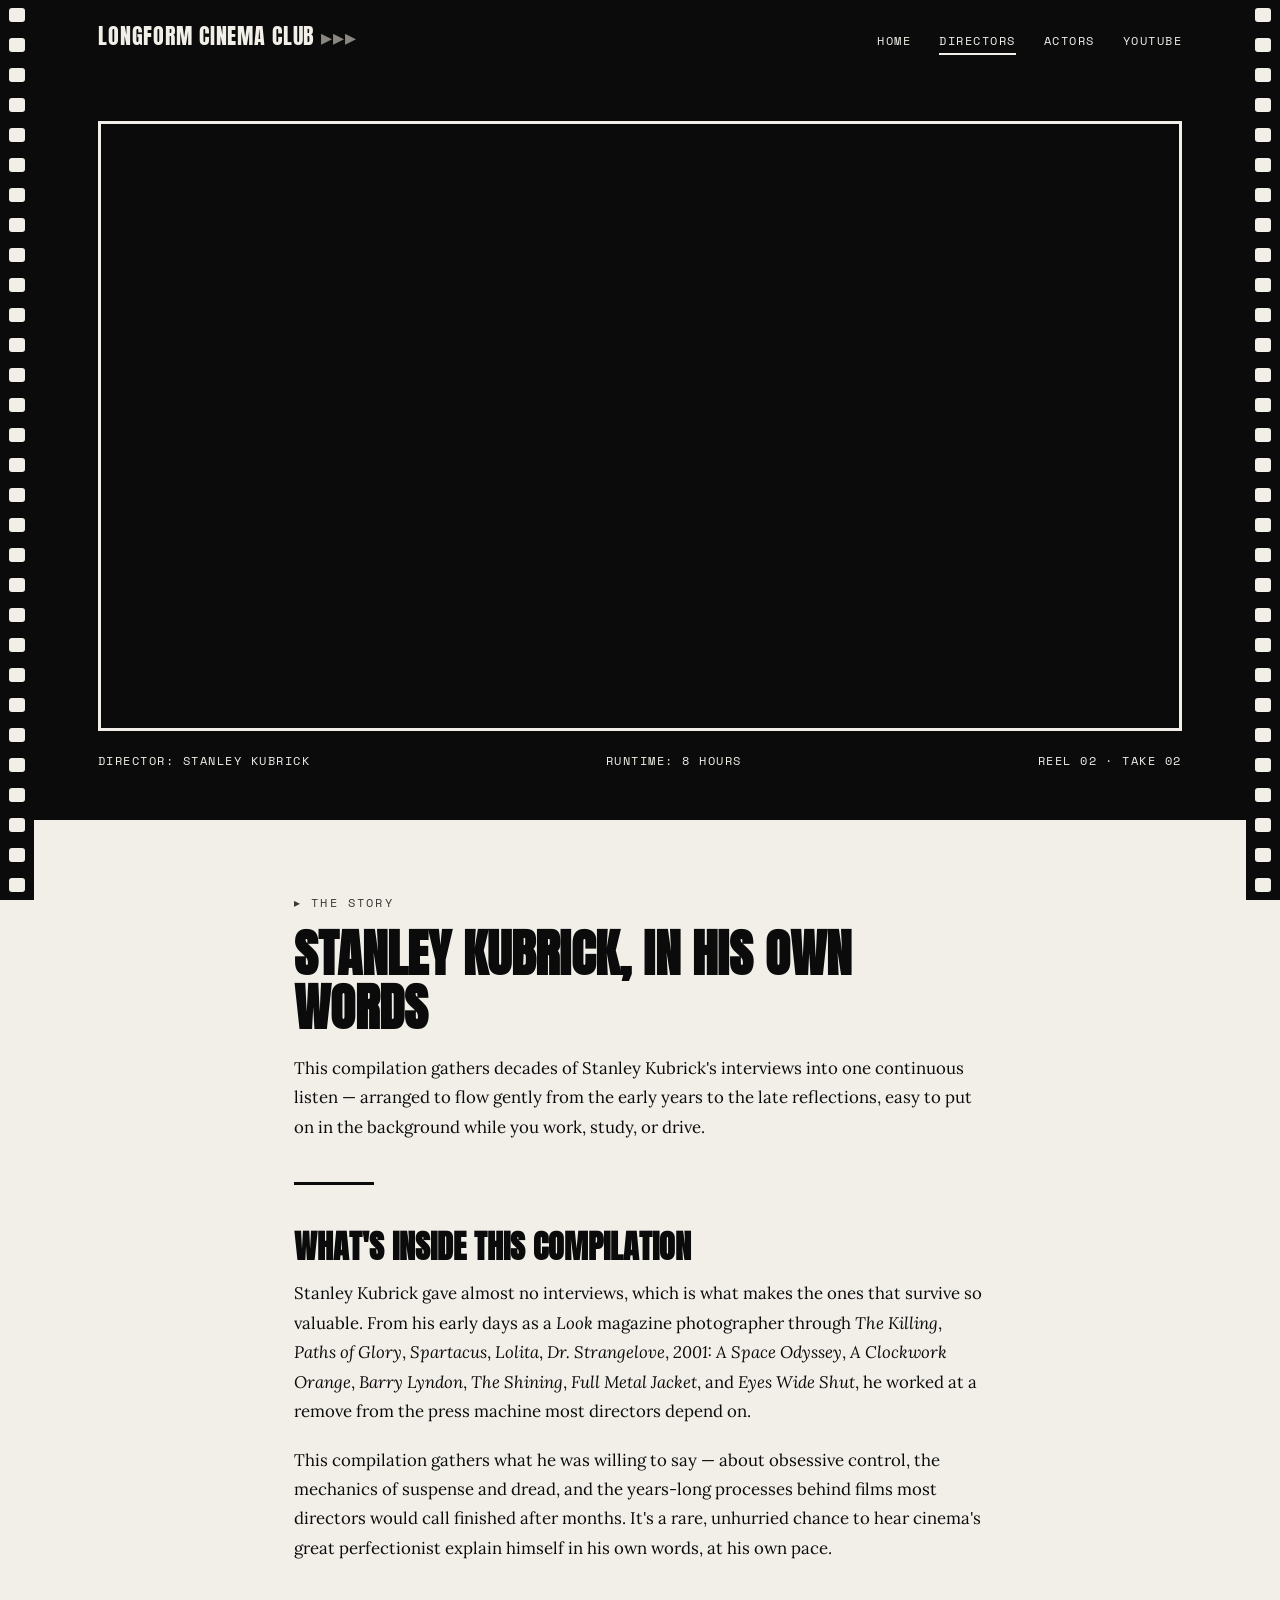
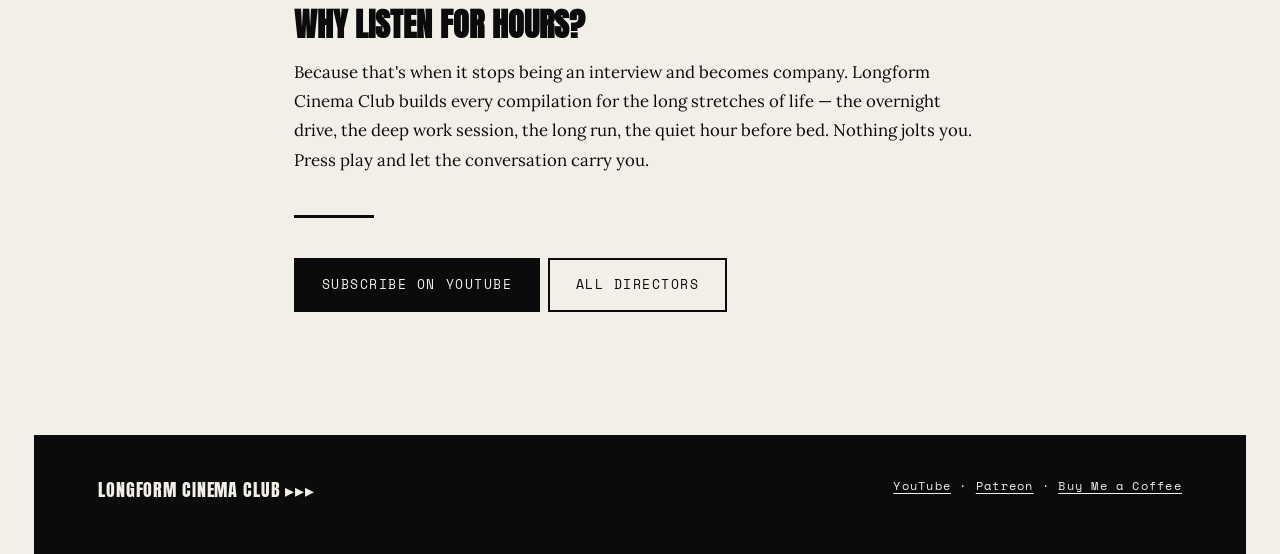
<file: directors/stanley-kubrick.html>
<!DOCTYPE html>
<html lang="en">
<head>
  <meta charset="UTF-8">
  <meta name="viewport" content="width=device-width, initial-scale=1.0">
  <title>Stanley Kubrick Interviews — Compilation | Longform Cinema Club</title>
  <meta name="description" content="Stanley Kubrick interviews — for background listening while you work, study, train, or drive. Full compilation coming soon.">
  <!--
    TEMPLATE NOTES (delete this comment before upload):
    1. Replace VIDEO_ID_HERE below with the YouTube video ID (the part after v= in the URL).
    2. Update the title, meta description (with runtime), and JSON-LD embedUrl/uploadDate once the video is live.
  -->
  <script type="application/ld+json">
  {
    "@context": "https://schema.org",
    "@type": "VideoObject",
    "name": "Stanley Kubrick Interviews — 8 Hour Compilation",
    "description": "A longform compilation of Stanley Kubrick interviews for background listening while you work, study, or drive.",
    "embedUrl": "https://www.youtube.com/embed/VIDEO_ID_HERE",
    "uploadDate": "2026-01-01"
  }
  </script>
  <link rel="icon" type="image/svg+xml" href="/favicon.svg">
  <link rel="stylesheet" href="../css/style.css">
</head>
<body>
  <div class="rail rail-left" aria-hidden="true"></div>
  <div class="rail rail-right" aria-hidden="true"></div>

  <header>
    <a class="wordmark" href="../index.html">Longform Cinema Club <span>▸▸▸</span></a>
    <nav aria-label="Main">
      <a href="../index.html">Home</a>
      <a href="index.html" aria-current="page">Directors</a>
      <a href="../actors/index.html">Actors</a>
      <a href="https://www.youtube.com/@longformcinemaclub">YouTube</a>
    </nav>
  </header>

  <main>
    <div class="video-wrap">
      <div class="video-frame">
        <iframe
          src="https://www.youtube-nocookie.com/embed/VIDEO_ID_HERE"
          title="Stanley Kubrick Interviews — 8 Hour Compilation"
          allow="accelerometer; autoplay; clipboard-write; encrypted-media; gyroscope; picture-in-picture"
          allowfullscreen loading="lazy"></iframe>
      </div>
      <div class="video-meta">
        <span>Director: Stanley Kubrick</span>
        <span>Runtime: 8 Hours</span>
        <span>Reel 02 · Take 02</span>
      </div>
    </div>

    <article class="article">
      <span class="slate">The Story</span>
      <h1>Stanley Kubrick, In His Own Words</h1>

      <p>This compilation gathers decades of Stanley Kubrick's interviews into one continuous listen — arranged to flow gently from the early years to the late reflections, easy to put on in the background while you work, study, or drive.</p>

      <hr class="divider">

      <h2>What's Inside This Compilation</h2>
      <p>Stanley Kubrick gave almost no interviews, which is what makes the ones that survive so valuable. From his early days as a <em>Look</em> magazine photographer through <em>The Killing</em>, <em>Paths of Glory</em>, <em>Spartacus</em>, <em>Lolita</em>, <em>Dr. Strangelove</em>, <em>2001: A Space Odyssey</em>, <em>A Clockwork Orange</em>, <em>Barry Lyndon</em>, <em>The Shining</em>, <em>Full Metal Jacket</em>, and <em>Eyes Wide Shut</em>, he worked at a remove from the press machine most directors depend on.</p>
      <p>This compilation gathers what he was willing to say — about obsessive control, the mechanics of suspense and dread, and the years-long processes behind films most directors would call finished after months. It's a rare, unhurried chance to hear cinema's great perfectionist explain himself in his own words, at his own pace.</p>

      <h2>Why Listen for Hours?</h2>
      <p>Because that's when it stops being an interview and becomes company. Longform Cinema Club builds every compilation for the long stretches of life — the overnight drive, the deep work session, the long run, the quiet hour before bed. Nothing jolts you. Press play and let the conversation carry you.</p>

      <hr class="divider">

      <p><a class="btn solid" href="https://www.youtube.com/@longformcinemaclub">Subscribe on YouTube</a>&nbsp;&nbsp;<a class="btn" href="index.html">All Directors</a></p>
    </article>
  </main>

  <footer>
    <div class="foot-grid">
      <p class="tagline">Longform Cinema Club ▸▸▸</p>
      <p>
        <a href="https://www.youtube.com/@longformcinemaclub">YouTube</a> ·
        <a href="https://www.patreon.com/c/LongformCinemaClub">Patreon</a> ·
        <a href="https://buymeacoffee.com/reallysleepyknowledge">Buy Me a Coffee</a>
      </p>
    </div>
  </footer>
</body>
</html>
</file>
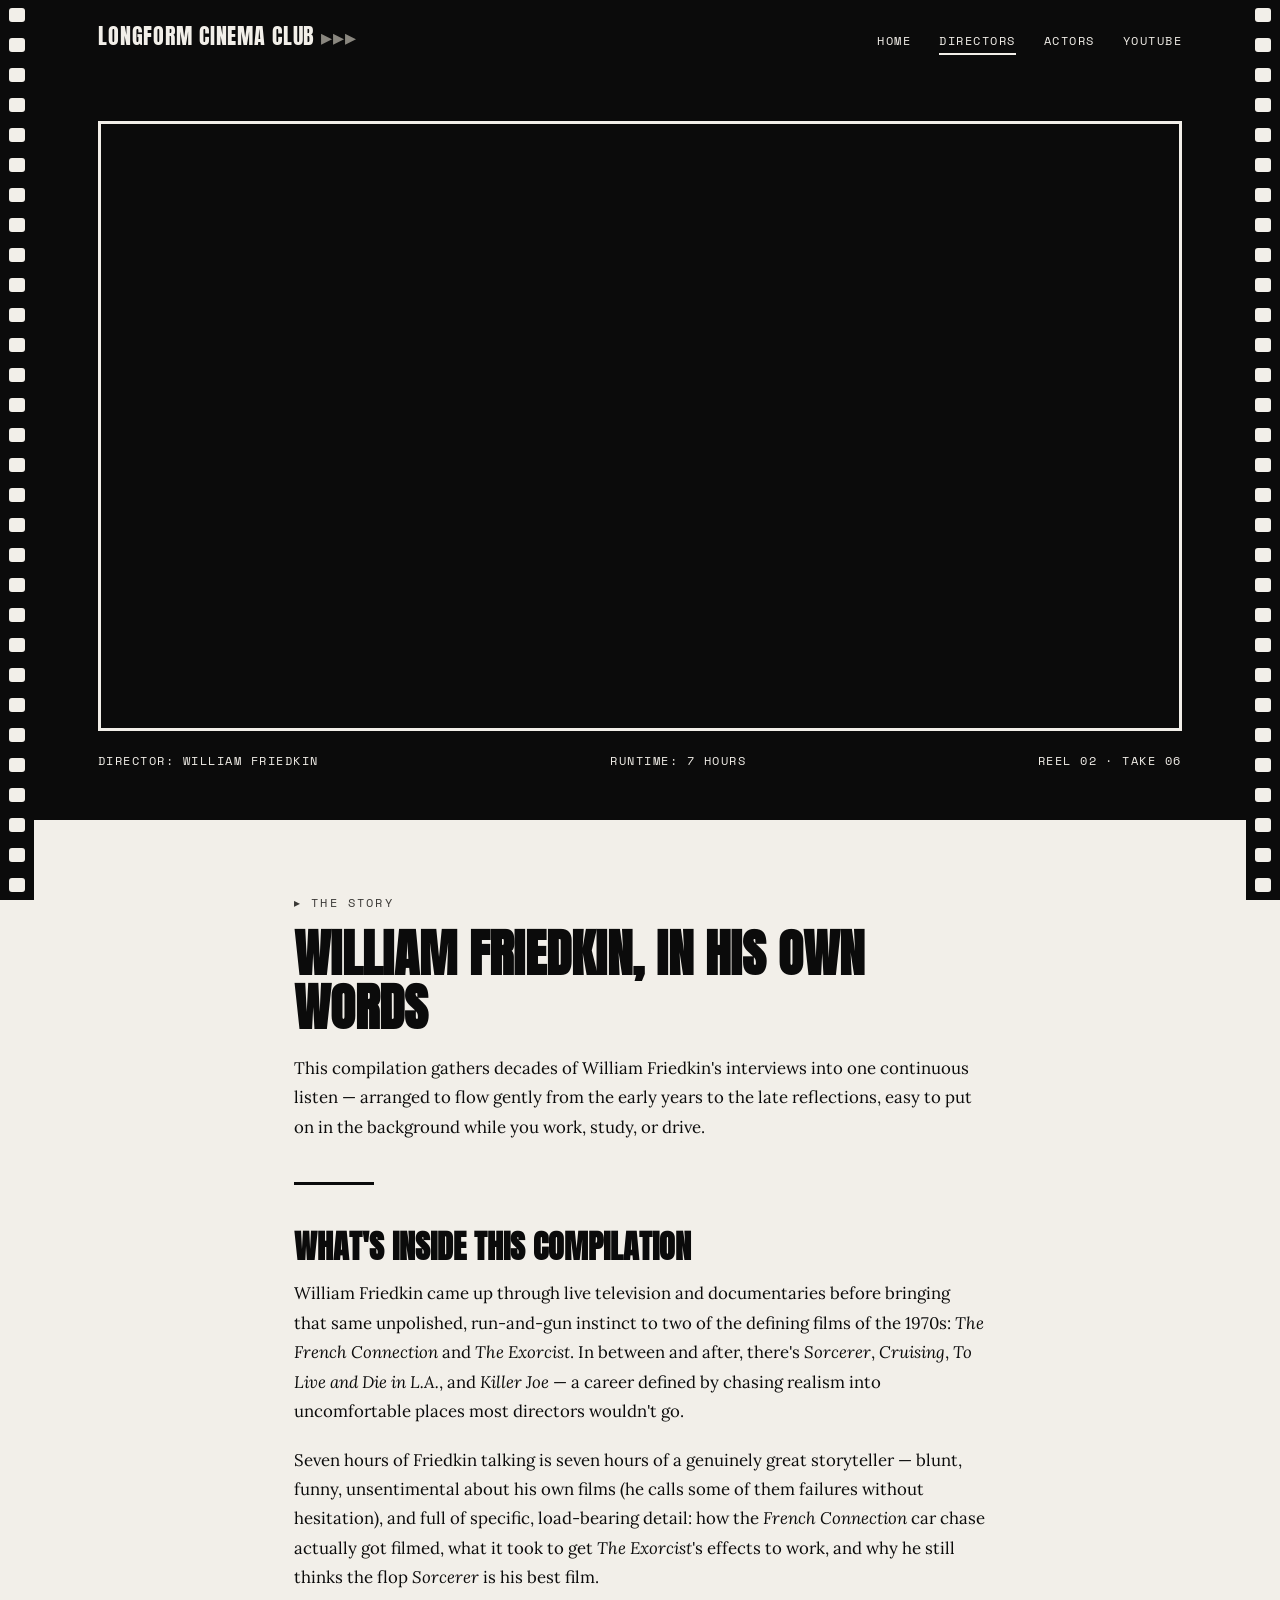
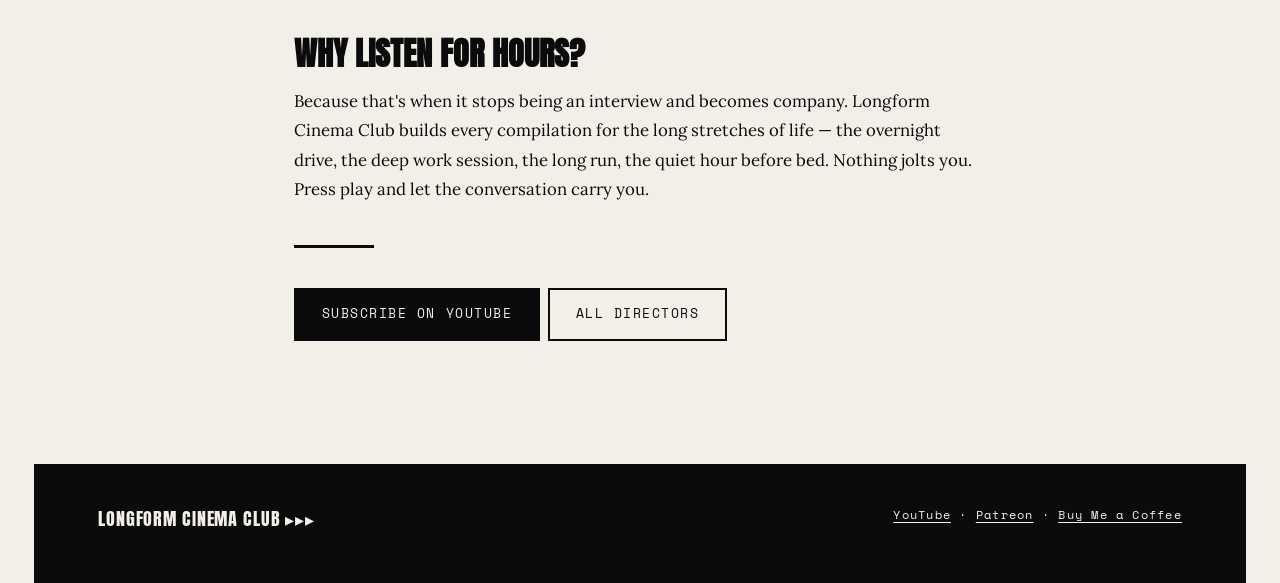
<file: directors/william-friedkin.html>
<!DOCTYPE html>
<html lang="en">
<head>
  <meta charset="UTF-8">
  <meta name="viewport" content="width=device-width, initial-scale=1.0">
  <title>William Friedkin Interviews — 7 Hour Compilation | Longform Cinema Club</title>
  <meta name="description" content="7 hours of William Friedkin interviews on The French Connection, The Exorcist, and Sorcerer — for background listening while you work, study, train, or drive.">
  <script type="application/ld+json">
  {
    "@context": "https://schema.org",
    "@type": "VideoObject",
    "name": "William Friedkin Interviews — 7 Hour Compilation",
    "description": "A longform compilation of William Friedkin interviews for background listening while you work, study, or drive.",
    "embedUrl": "https://www.youtube.com/embed/nOdPABbAmCI",
    "uploadDate": "2025-10-30"
  }
  </script>
  <link rel="icon" type="image/svg+xml" href="/favicon.svg">
  <link rel="stylesheet" href="../css/style.css">
</head>
<body>
  <div class="rail rail-left" aria-hidden="true"></div>
  <div class="rail rail-right" aria-hidden="true"></div>

  <header>
    <a class="wordmark" href="../index.html">Longform Cinema Club <span>▸▸▸</span></a>
    <nav aria-label="Main">
      <a href="../index.html">Home</a>
      <a href="index.html" aria-current="page">Directors</a>
      <a href="../actors/index.html">Actors</a>
      <a href="https://www.youtube.com/@longformcinemaclub">YouTube</a>
    </nav>
  </header>

  <main>
    <div class="video-wrap">
      <div class="video-frame">
        <iframe
          src="https://www.youtube-nocookie.com/embed/nOdPABbAmCI"
          title="William Friedkin Interviews — 8 Hour Compilation"
          allow="accelerometer; autoplay; clipboard-write; encrypted-media; gyroscope; picture-in-picture"
          allowfullscreen loading="lazy"></iframe>
      </div>
      <div class="video-meta">
        <span>Director: William Friedkin</span>
        <span>Runtime: 7 Hours</span>
        <span>Reel 02 · Take 06</span>
      </div>
    </div>

    <article class="article">
      <span class="slate">The Story</span>
      <h1>William Friedkin, In His Own Words</h1>

      <p>This compilation gathers decades of William Friedkin's interviews into one continuous listen — arranged to flow gently from the early years to the late reflections, easy to put on in the background while you work, study, or drive.</p>

      <hr class="divider">

      <h2>What's Inside This Compilation</h2>
      <p>William Friedkin came up through live television and documentaries before bringing that same unpolished, run-and-gun instinct to two of the defining films of the 1970s: <em>The French Connection</em> and <em>The Exorcist</em>. In between and after, there's <em>Sorcerer</em>, <em>Cruising</em>, <em>To Live and Die in L.A.</em>, and <em>Killer Joe</em> — a career defined by chasing realism into uncomfortable places most directors wouldn't go.</p>
      <p>Seven hours of Friedkin talking is seven hours of a genuinely great storyteller — blunt, funny, unsentimental about his own films (he calls some of them failures without hesitation), and full of specific, load-bearing detail: how the <em>French Connection</em> car chase actually got filmed, what it took to get <em>The Exorcist</em>'s effects to work, and why he still thinks the flop <em>Sorcerer</em> is his best film.</p>

      <h2>Why Listen for Hours?</h2>
      <p>Because that's when it stops being an interview and becomes company. Longform Cinema Club builds every compilation for the long stretches of life — the overnight drive, the deep work session, the long run, the quiet hour before bed. Nothing jolts you. Press play and let the conversation carry you.</p>

      <hr class="divider">

      <p><a class="btn solid" href="https://www.youtube.com/@longformcinemaclub">Subscribe on YouTube</a>&nbsp;&nbsp;<a class="btn" href="index.html">All Directors</a></p>
    </article>
  </main>

  <footer>
    <div class="foot-grid">
      <p class="tagline">Longform Cinema Club ▸▸▸</p>
      <p>
        <a href="https://www.youtube.com/@longformcinemaclub">YouTube</a> ·
        <a href="https://www.patreon.com/c/LongformCinemaClub">Patreon</a> ·
        <a href="https://buymeacoffee.com/reallysleepyknowledge">Buy Me a Coffee</a>
      </p>
    </div>
  </footer>
</body>
</html>
</file>
<file: css/style.css>
/* ============================================
   LONGFORM CINEMA CLUB — style.css
   Black & white. Film strip rails on both edges.
   ============================================ */

@import url('https://fonts.googleapis.com/css2?family=Anton&family=Lora:ital,wght@0,400;0,500;1,400&family=Space+Mono:wght@400;700&display=swap');

:root {
  --black: #0b0b0b;
  --white: #f2efe9;
  --gray: #8a877f;
  --gray-dark: #3a3835;
  --rail-w: 34px;
  --display: 'Anton', sans-serif;
  --body: 'Lora', serif;
  --mono: 'Space Mono', monospace;
}

* { margin: 0; padding: 0; box-sizing: border-box; }

html { scroll-behavior: smooth; }
@media (prefers-reduced-motion: reduce) {
  html { scroll-behavior: auto; }
  * { animation: none !important; transition: none !important; }
}

body {
  background: var(--white);
  color: var(--black);
  font-family: var(--body);
  font-size: 1.05rem;
  line-height: 1.75;
  padding-left: var(--rail-w);
  padding-right: var(--rail-w);
}

/* ---------- Film strip rails ---------- */
.rail {
  position: fixed;
  top: 0; bottom: 0;
  width: var(--rail-w);
  background-color: var(--black);
  background-image: url("data:image/svg+xml,%3Csvg xmlns='http://www.w3.org/2000/svg' width='34' height='30' viewBox='0 0 34 30'%3E%3Crect x='9' y='8' width='16' height='14' rx='3' fill='%23f2efe9'/%3E%3C/svg%3E");
  background-repeat: repeat-y;
  background-position: center top;
  z-index: 100;
}
.rail-left { left: 0; }
.rail-right { right: 0; }

/* ---------- Header ---------- */
header {
  background: var(--black);
  color: var(--white);
  padding: 1.1rem 5vw;
  display: flex;
  align-items: baseline;
  justify-content: space-between;
  flex-wrap: wrap;
  gap: .75rem 2rem;
}
.wordmark {
  font-family: var(--display);
  font-size: 1.35rem;
  letter-spacing: .04em;
  text-transform: uppercase;
  color: var(--white);
  text-decoration: none;
}
.wordmark span { color: var(--gray); }
nav { display: flex; gap: 1.75rem; }
nav a {
  font-family: var(--mono);
  font-size: .78rem;
  letter-spacing: .12em;
  text-transform: uppercase;
  color: var(--white);
  text-decoration: none;
  border-bottom: 2px solid transparent;
  padding-bottom: 2px;
}
nav a:hover, nav a:focus-visible, nav a[aria-current="page"] { border-bottom-color: var(--white); }
a:focus-visible { outline: 2px solid var(--black); outline-offset: 3px; }
header a:focus-visible { outline-color: var(--white); }

/* ---------- Slate label (mono eyebrow) ---------- */
.slate {
  font-family: var(--mono);
  font-size: .75rem;
  letter-spacing: .18em;
  text-transform: uppercase;
  color: var(--gray-dark);
  display: block;
  margin-bottom: .9rem;
}
.slate::before { content: "▸ "; }

/* ---------- Hero ---------- */
.hero {
  padding: clamp(3.5rem, 9vw, 7rem) 5vw clamp(3rem, 7vw, 5.5rem);
  border-bottom: 3px solid var(--black);
}
.hero h1 {
  font-family: var(--display);
  font-size: clamp(2.6rem, 8vw, 6rem);
  line-height: .98;
  text-transform: uppercase;
  letter-spacing: .01em;
  max-width: 14ch;
}
.hero p.lede {
  margin-top: 1.6rem;
  max-width: 100ch;
  font-size: 1.15rem;
}
.hero .actions { margin-top: 2.2rem; display: flex; gap: 1rem; flex-wrap: wrap; }

/* ---------- Buttons ---------- */
.btn {
  font-family: var(--mono);
  font-size: .8rem;
  letter-spacing: .12em;
  text-transform: uppercase;
  text-decoration: none;
  padding: .85rem 1.6rem;
  border: 2px solid var(--black);
  color: var(--black);
  background: transparent;
  display: inline-block;
  transition: background .15s, color .15s;
}
.btn:hover, .btn:focus-visible { background: var(--black); color: var(--white); }
.btn.solid { background: var(--black); color: var(--white); }
.btn.solid:hover, .btn.solid:focus-visible { background: transparent; color: var(--black); }

/* ---------- Frame cards (category + roster) ---------- */
.section { padding: clamp(2.5rem, 6vw, 4.5rem) 5vw; }
.section + .section { border-top: 1px solid var(--gray); }

.frame-grid {
  display: grid;
  grid-template-columns: repeat(auto-fit, minmax(260px, 1fr));
  gap: 1.5rem;
  margin-top: 1.5rem;
}
.frame {
  border: 3px solid var(--black);
  background: var(--white);
  text-decoration: none;
  color: var(--black);
  display: flex;
  flex-direction: column;
  transition: transform .15s;
}
.frame:hover, .frame:focus-visible { transform: translateY(-4px); }
.frame .frame-top {
  background: var(--black);
  color: var(--white);
  font-family: var(--mono);
  font-size: .7rem;
  letter-spacing: .16em;
  text-transform: uppercase;
  padding: .45rem .9rem;
}
.frame .frame-body { padding: 1.3rem .9rem 1.5rem; }
.frame h3 {
  font-family: var(--display);
  font-size: 1.7rem;
  text-transform: uppercase;
  line-height: 1.05;
}
.frame p { margin-top: .6rem; font-size: .95rem; color: var(--gray-dark); }
.frame.soon { opacity: .45; pointer-events: none; }

/* ---------- Director page ---------- */
.video-wrap {
  background: var(--black);
  padding: clamp(1.5rem, 4vw, 3rem) 5vw;
}
.video-frame {
  position: relative;
  aspect-ratio: 16 / 9;
  max-width: 1600px;
  margin: 0 auto;
  border: 3px solid var(--white);
}
.video-frame iframe {
  position: absolute; inset: 0;
  width: 100%; height: 100%;
  border: 0;
}
.video-meta {
  max-width: 1600px;
  margin: 1.2rem auto 0;
  color: var(--white);
  display: flex;
  justify-content: space-between;
  flex-wrap: wrap;
  gap: .5rem 2rem;
  font-family: var(--mono);
  font-size: .78rem;
  letter-spacing: .12em;
  text-transform: uppercase;
}

.article {
  max-width: 82ch;
  margin: 0 auto;
  padding: clamp(2.5rem, 6vw, 4.5rem) 5vw;
}
.article h1, .article h2 {
  font-family: var(--display);
  text-transform: uppercase;
  line-height: 1.05;
}
.article h1 { font-size: clamp(2rem, 5vw, 3.2rem); margin-bottom: 1.2rem; }
.article h2 { font-size: clamp(1.4rem, 3.5vw, 2rem); margin: 2.8rem 0 1rem; }
.article p { margin-bottom: 1.2rem; }
.article a { color: var(--black); }
.article .divider {
  border: 0;
  border-top: 3px solid var(--black);
  width: 80px;
  margin: 2.5rem 0;
}

/* ---------- Footer ---------- */
footer {
  background: var(--black);
  color: var(--white);
  padding: 2.5rem 5vw 3rem;
  margin-top: 2rem;
}
footer .foot-grid {
  display: flex;
  justify-content: space-between;
  flex-wrap: wrap;
  gap: 1.5rem 3rem;
}
footer p, footer a {
  font-family: var(--mono);
  font-size: .78rem;
  letter-spacing: .1em;
  color: var(--white);
}
footer a { text-decoration: underline; text-underline-offset: 3px; }
footer .tagline {
  font-family: var(--display);
  font-size: 1.1rem;
  letter-spacing: .05em;
  text-transform: uppercase;
}

/* ---------- Mobile ---------- */
@media (max-width: 640px) {
  :root { --rail-w: 20px; }
  .rail { background-size: 20px 18px;
    background-image: url("data:image/svg+xml,%3Csvg xmlns='http://www.w3.org/2000/svg' width='20' height='18' viewBox='0 0 20 18'%3E%3Crect x='5' y='5' width='10' height='8' rx='2' fill='%23f2efe9'/%3E%3C/svg%3E");
  }
  nav { gap: 1rem; }
}
</file>
